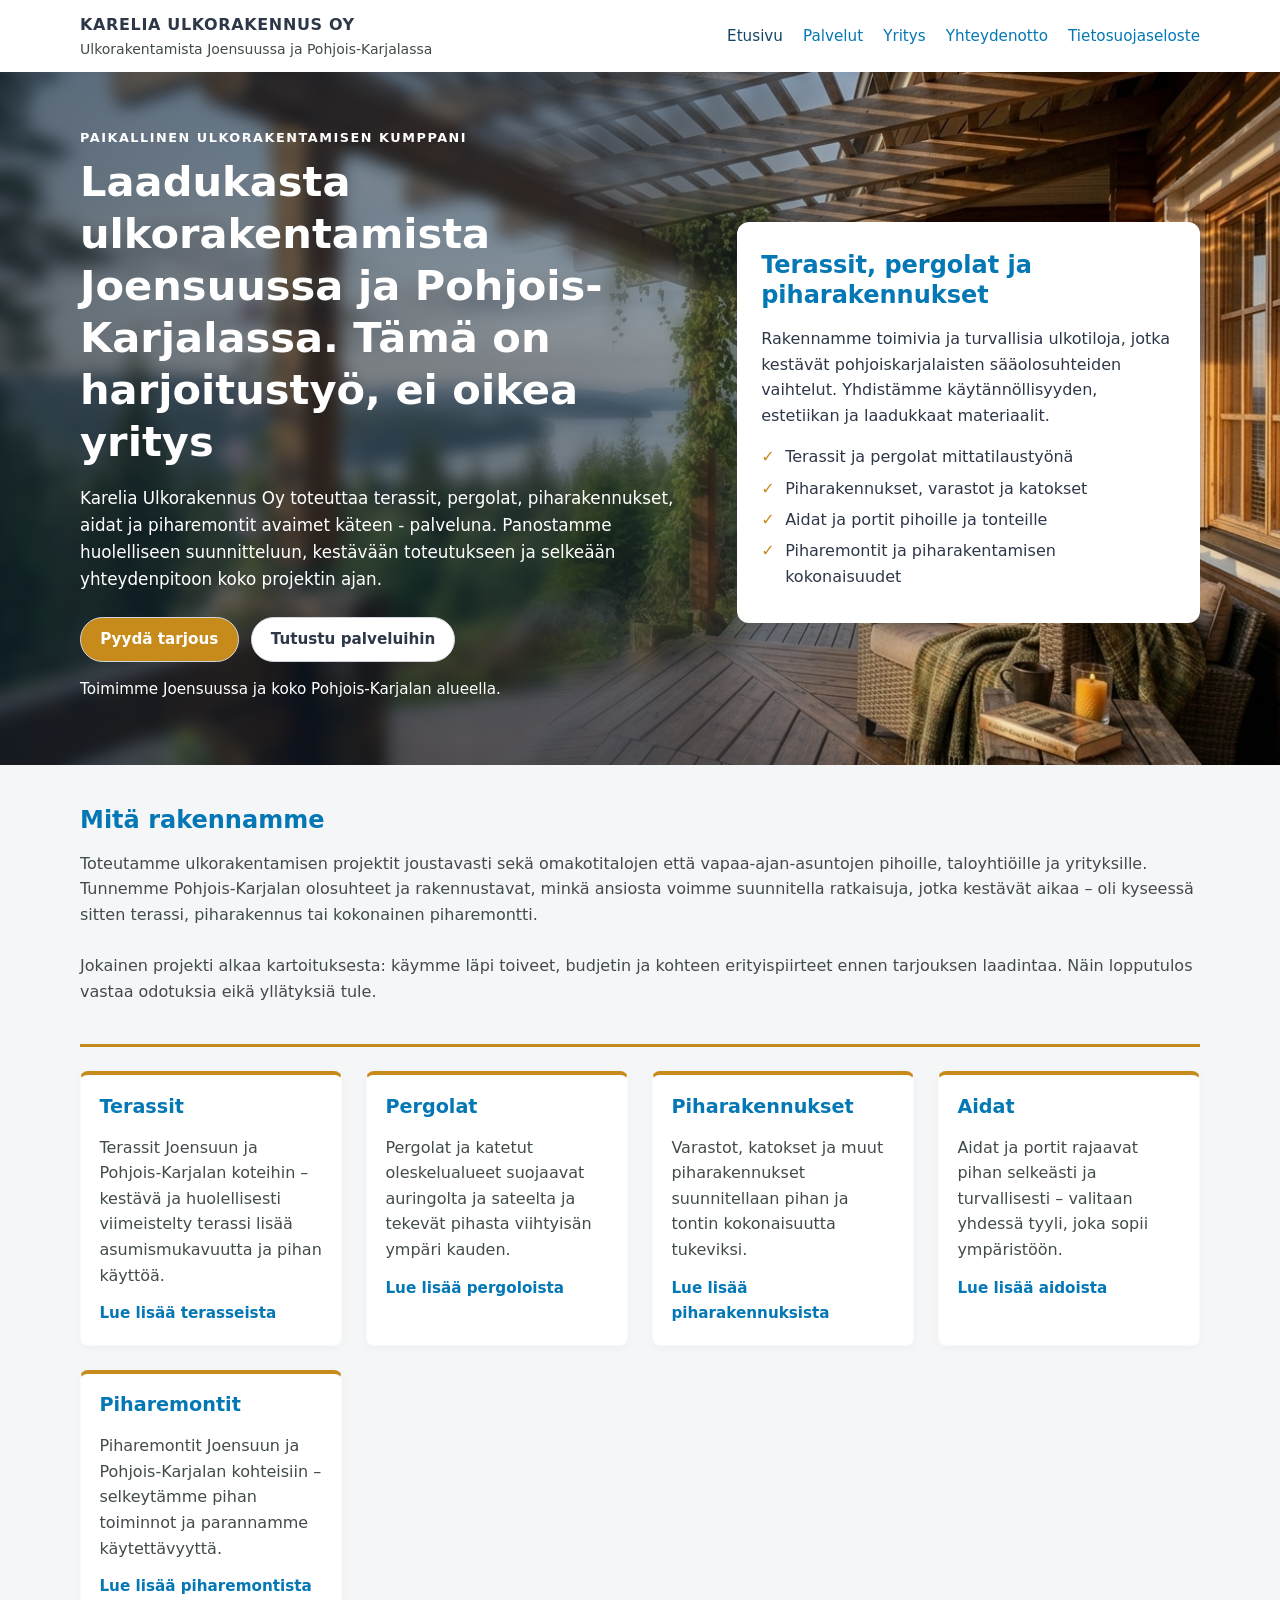
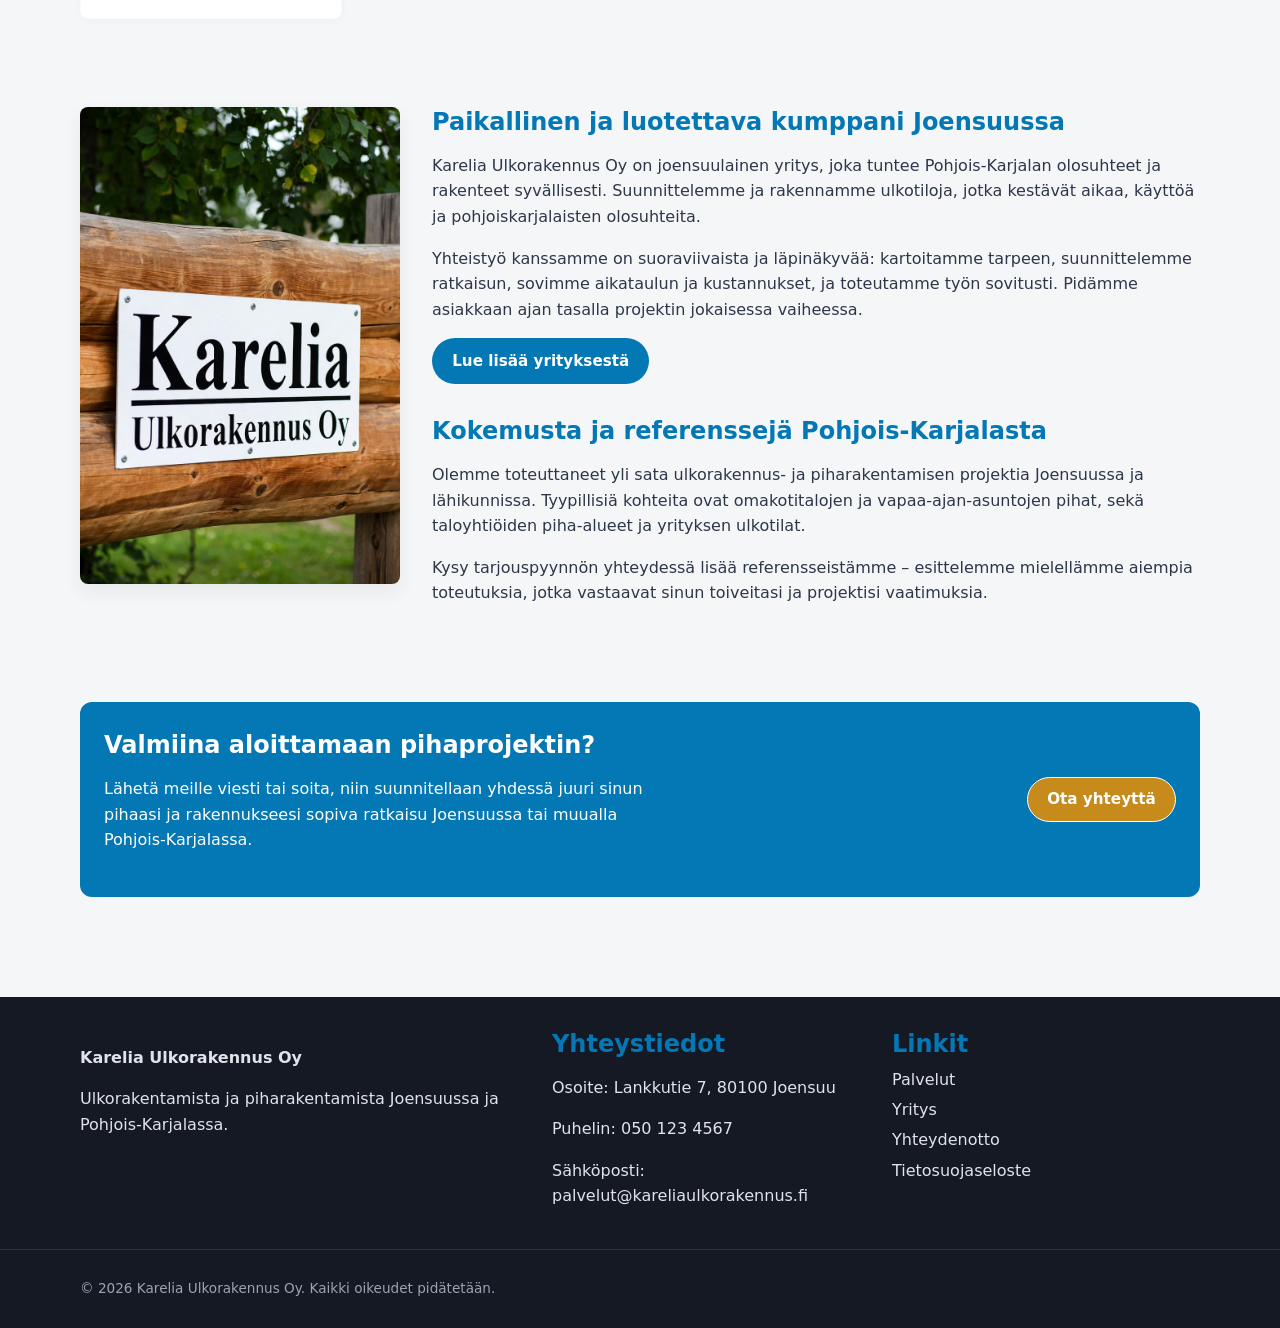
<file: index.html>
<!DOCTYPE html>
<html lang="fi">
<head>
    <meta charset="UTF-8">
    <meta name="viewport" content="width=device-width, initial-scale=1.0">
    <title>Ulkorakentaminen Joensuussa ja Pohjois-Karjalassa | Karelia Ulkorakennus Oy</title>
    <meta name="description" content="Karelia Ulkorakennus Oy tarjoaa laadukasta ulkorakentamista ja piharakentamista Joensuussa ja ympäri Pohjois-Karjalaa. Terassit, pergolat, piharakennukset, aidat ja piharemontit avaimet käteen -palveluna.">
    <meta name="robots" content="index, follow">
    <meta property="og:title" content="Ulkorakentaminen Joensuussa ja Pohjois-Karjalassa | Karelia Ulkorakennus Oy">
    <meta property="og:description" content="Paikallinen ulkorakentamisen kumppani Joensuussa ja Pohjois-Karjalassa. Terassit, pergolat, piharakennukset, aidat ja piharemontit.">
    <meta property="og:type" content="website">
    <meta property="og:locale" content="fi_FI">
    <link rel="stylesheet" href="styles.css">
    <script type="application/ld+json">
    {
      "@context": "https://schema.org",
      "@type": "LocalBusiness",
      "name": "Karelia Ulkorakennus Oy",
      "description": "Ulkorakentamisen ja piharakentamisen asiantuntija Joensuussa ja Pohjois-Karjalassa.",
      "address": {
        "@type": "PostalAddress",
        "streetAddress": "Lankkutie 7",
        "postalCode": "80100",
        "addressLocality": "Joensuu",
        "addressRegion": "Pohjois-Karjala",
        "addressCountry": "FI"
      },
      "areaServed": [
        {
          "@type": "AdministrativeArea",
          "name": "Joensuu"
        },
        {
          "@type": "AdministrativeArea",
          "name": "Pohjois-Karjala"
        }
      ],
      "url": "",
      "telephone": "+358 40 123 4567",
      "email": "palvelut@kareliaulkorakennus.fi"
    }
    </script>
</head>
<body>
    <a class="skip-link" href="#main-content">Siirry suoraan sisältöön</a>

    <header class="site-header">
        <div class="container header-inner">
            <div class="logo">
                <span class="logo-main">Karelia Ulkorakennus Oy</span>
                <span class="logo-sub">Ulkorakentamista Joensuussa ja Pohjois-Karjalassa</span>
            </div>
            <button class="nav-toggle" aria-expanded="false" aria-controls="main-nav" aria-label="Avaa valikko">
                <span></span><span></span><span></span>
            </button>
            <nav class="main-nav" aria-label="Päävalikko">
                <ul class="nav-list">
                    <li><a href="index.html" aria-current="page">Etusivu</a></li>
                    <li class="nav-dropdown">
                        <a href="pages/palvelut.html">Palvelut</a>
                        <ul class="dropdown-menu">
                            <li><a href="pages/palvelut/terassit.html">Terassit</a></li>
                            <li><a href="pages/palvelut/pergolat.html">Pergolat</a></li>
                            <li><a href="pages/palvelut/piharakennukset.html">Piharakennukset</a></li>
                            <li><a href="pages/palvelut/aidat.html">Aidat</a></li>
                            <li><a href="pages/palvelut/piharemontit.html">Piharemontit</a></li>
                        </ul>
                    </li>
                    <li><a href="pages/yritys.html">Yritys</a></li>
                    <li><a href="pages/yhteydenotto.html">Yhteydenotto</a></li>
                    <li><a href="pages/tietosuojaseloste.html">Tietosuojaseloste</a></li>
                </ul>
            </nav>
        </div>
    </header>

    <main id="main-content">
        <section class="hero">
            <div class="container hero-inner">
                <div class="hero-text">
                    <p class="eyebrow">Paikallinen ulkorakentamisen kumppani</p>
                    <h1>Laadukasta ulkorakentamista Joensuussa ja Pohjois-Karjalassa. Tämä on harjoitustyö, ei oikea yritys</h1>
                    <p class="lead">
                        Karelia Ulkorakennus Oy toteuttaa terassit, pergolat, piharakennukset, aidat ja piharemontit
                        avaimet käteen - palveluna. Panostamme huolelliseen suunnitteluun, kestävään toteutukseen ja
                        selkeään yhteydenpitoon koko projektin ajan.
                    </p>
                    <div class="hero-actions">
                        <a class="btn btn-primary" href="pages/yhteydenotto.html">Pyydä tarjous</a>
                        <a class="btn btn-secondary" href="pages/palvelut.html">Tutustu palveluihin</a>
                    </div>
                    <p class="hero-service-areas">
                        Toimimme Joensuussa ja koko Pohjois-Karjalan alueella.
                    </p>
                </div>
                <div class="hero-highlight">
                    <h2>Terassit, pergolat ja piharakennukset</h2>
                    <p>
                        Rakennamme toimivia ja turvallisia ulkotiloja, jotka kestävät pohjoiskarjalaisten sääolosuhteiden
                        vaihtelut. Yhdistämme käytännöllisyyden, estetiikan ja laadukkaat materiaalit.
                    </p>
                    <ul class="checklist">
                        <li>Terassit ja pergolat mittatilaustyönä</li>
                        <li>Piharakennukset, varastot ja katokset</li>
                        <li>Aidat ja portit pihoille ja tonteille</li>
                        <li>Piharemontit ja piharakentamisen kokonaisuudet</li>
                    </ul>
                </div>
            </div>
        </section>

        <section class="services-preview">
            <div class="container">
                <header class="section-header">
                    <h2>Mitä rakennamme</h2>
                    <p>
                        Toteutamme ulkorakentamisen projektit joustavasti sekä omakotitalojen että vapaa-ajan-asuntojen pihoille, taloyhtiöille ja yrityksille.
                        Tunnemme Pohjois-Karjalan olosuhteet ja rakennustavat, minkä ansiosta voimme suunnitella ratkaisuja, jotka kestävät aikaa – oli kyseessä sitten terassi, piharakennus tai kokonainen piharemontti.
                        <br>
                        <br>
                        Jokainen projekti alkaa kartoituksesta: käymme läpi toiveet, budjetin ja kohteen erityispiirteet ennen tarjouksen laadintaa.
                        Näin lopputulos vastaa odotuksia eikä yllätyksiä tule.
                    </p>
                </header>
                <div class="card-grid">
                    <article class="card">
                        <h3><a href="pages/palvelut/terassit.html">Terassit</a></h3>
                        <p>
                            Terassit Joensuun ja Pohjois-Karjalan koteihin – kestävä ja huolellisesti viimeistelty
                            terassi lisää asumismukavuutta ja pihan käyttöä.
                        </p>
                        <a class="card-link" href="pages/palvelut/terassit.html">Lue lisää terasseista</a>
                    </article>
                    <article class="card">
                        <h3><a href="pages/palvelut/pergolat.html">Pergolat</a></h3>
                        <p>
                            Pergolat ja katetut oleskelualueet suojaavat auringolta ja sateelta ja tekevät pihasta
                            viihtyisän ympäri kauden.
                        </p>
                        <a class="card-link" href="pages/palvelut/pergolat.html">Lue lisää pergoloista</a>
                    </article>
                    <article class="card">
                        <h3><a href="pages/palvelut/piharakennukset.html">Piharakennukset</a></h3>
                        <p>
                            Varastot, katokset ja muut piharakennukset suunnitellaan pihan ja tontin kokonaisuutta
                            tukeviksi.
                        </p>
                        <a class="card-link" href="pages/palvelut/piharakennukset.html">Lue lisää piharakennuksista</a>
                    </article>
                    <article class="card">
                        <h3><a href="pages/palvelut/aidat.html">Aidat</a></h3>
                        <p>
                            Aidat ja portit rajaavat pihan selkeästi ja turvallisesti – valitaan yhdessä tyyli, joka
                            sopii ympäristöön.
                        </p>
                        <a class="card-link" href="pages/palvelut/aidat.html">Lue lisää aidoista</a>
                    </article>
                    <article class="card">
                        <h3><a href="pages/palvelut/piharemontit.html">Piharemontit</a></h3>
                        <p>
                            Piharemontit Joensuun ja Pohjois-Karjalan kohteisiin – selkeytämme pihan toiminnot ja
                            parannamme käytettävyyttä.
                        </p>
                        <a class="card-link" href="pages/palvelut/piharemontit.html">Lue lisää piharemontista</a>
                    </article>
                </div>
            </div>
        </section>

        <section class="about-preview">
            <div class="container page-content-narrow">
                <div class="content-with-sidebar">
                    <div class="sidebar">
                        <img src="images/yritys-kyltti.webp" alt="Karelia Ulkorakennus Oy:n toimistokyltti Joensuussa">
                    </div>
                    <div class="main-column">
                        <article>
                            <h2>Paikallinen ja luotettava kumppani Joensuussa</h2>
                            <p>
                                Karelia Ulkorakennus Oy on joensuulainen yritys, joka tuntee Pohjois-Karjalan olosuhteet ja
                                rakenteet syvällisesti. Suunnittelemme ja rakennamme ulkotiloja, jotka kestävät aikaa, käyttöä
                                ja pohjoiskarjalaisten olosuhteita.
                            </p>
                            <p>
                                Yhteistyö kanssamme on suoraviivaista ja läpinäkyvää: kartoitamme tarpeen, suunnittelemme ratkaisun,
                                sovimme aikataulun ja kustannukset, ja toteutamme työn sovitusti. Pidämme asiakkaan ajan tasalla
                                projektin jokaisessa vaiheessa.
                            </p>
                            <a class="btn btn-ghost" href="pages/yritys.html">Lue lisää yrityksestä</a>
                        </article>
                        <article>
                            <h2>Kokemusta ja referenssejä Pohjois-Karjalasta</h2>
                            <p>
                                Olemme toteuttaneet yli sata ulkorakennus- ja piharakentamisen projektia Joensuussa ja
                                lähikunnissa. Tyypillisiä kohteita ovat omakotitalojen ja vapaa-ajan-asuntojen pihat, sekä
                                taloyhtiöiden piha-alueet ja yrityksen ulkotilat.
                            </p>
                            <p>
                                Kysy tarjouspyynnön yhteydessä lisää referensseistämme – esittelemme mielellämme aiempia
                                toteutuksia, jotka vastaavat sinun toiveitasi ja projektisi vaatimuksia.
                            </p>
                        </article>
                    </div>
                </div>
            </div>
        </section>

        <section class="cta-section">
            <div class="container cta-inner">
                <div>
                    <h2>Valmiina aloittamaan pihaprojektin?</h2>
                    <p>
                        Lähetä meille viesti tai soita, niin suunnitellaan yhdessä juuri sinun pihaasi ja
                        rakennukseesi sopiva ratkaisu Joensuussa tai muualla Pohjois-Karjalassa.
                    </p>
                </div>
                <div class="cta-actions">
                    <a class="btn btn-primary" href="pages/yhteydenotto.html">Ota yhteyttä</a>
                </div>
            </div>
        </section>
    </main>

    <footer class="site-footer">
        <div class="container footer-inner">
            <div class="footer-company">
                <p class="footer-logo">Karelia Ulkorakennus Oy</p>
                <p>Ulkorakentamista ja piharakentamista Joensuussa ja Pohjois-Karjalassa.</p>
            </div>
            <div class="footer-contact">
                <h2>Yhteystiedot</h2>
                <p>Osoite: Lankkutie 7, 80100 Joensuu</p>
                <p>Puhelin: 050 123 4567</p>
                <p>Sähköposti: palvelut@kareliaulkorakennus.fi</p>
            </div>
            <div class="footer-links">
                <h2>Linkit</h2>
                <ul>
                    <li><a href="pages/palvelut.html">Palvelut</a></li>
                    <li><a href="pages/yritys.html">Yritys</a></li>
                    <li><a href="pages/yhteydenotto.html">Yhteydenotto</a></li>
                    <li><a href="pages/tietosuojaseloste.html">Tietosuojaseloste</a></li>
                </ul>
            </div>
        </div>
        <div class="footer-bottom">
            <div class="container">
                <p>&copy; <span id="year">2026</span> Karelia Ulkorakennus Oy. Kaikki oikeudet pidätetään.</p>
            </div>
        </div>
    </footer>
    <script>
        // Hampurilaisnappi
        const toggle = document.querySelector('.nav-toggle');
        const nav = document.querySelector('.main-nav');

        toggle.addEventListener('click', function () {
            const isOpen = nav.classList.toggle('is-open');
            toggle.setAttribute('aria-expanded', isOpen);
        });

        // Palvelut-alasvetovalikko mobiilissa
        const dropdownLinks = document.querySelectorAll('.nav-dropdown > a');

        dropdownLinks.forEach(function (link) {
            link.addEventListener('click', function (e) {
                if (window.innerWidth <= 768) {
                    e.preventDefault();
                    link.parentElement.classList.toggle('is-open');
                }
            });
        });

        // Sulje valikko navin ulkopuolelta klikatessa
        document.addEventListener('click', function (e) {
            if (!nav.contains(e.target) && !toggle.contains(e.target)) {
                nav.classList.remove('is-open');
                toggle.setAttribute('aria-expanded', 'false');
            }
        });
    </script>
</body>
</html>
</file>
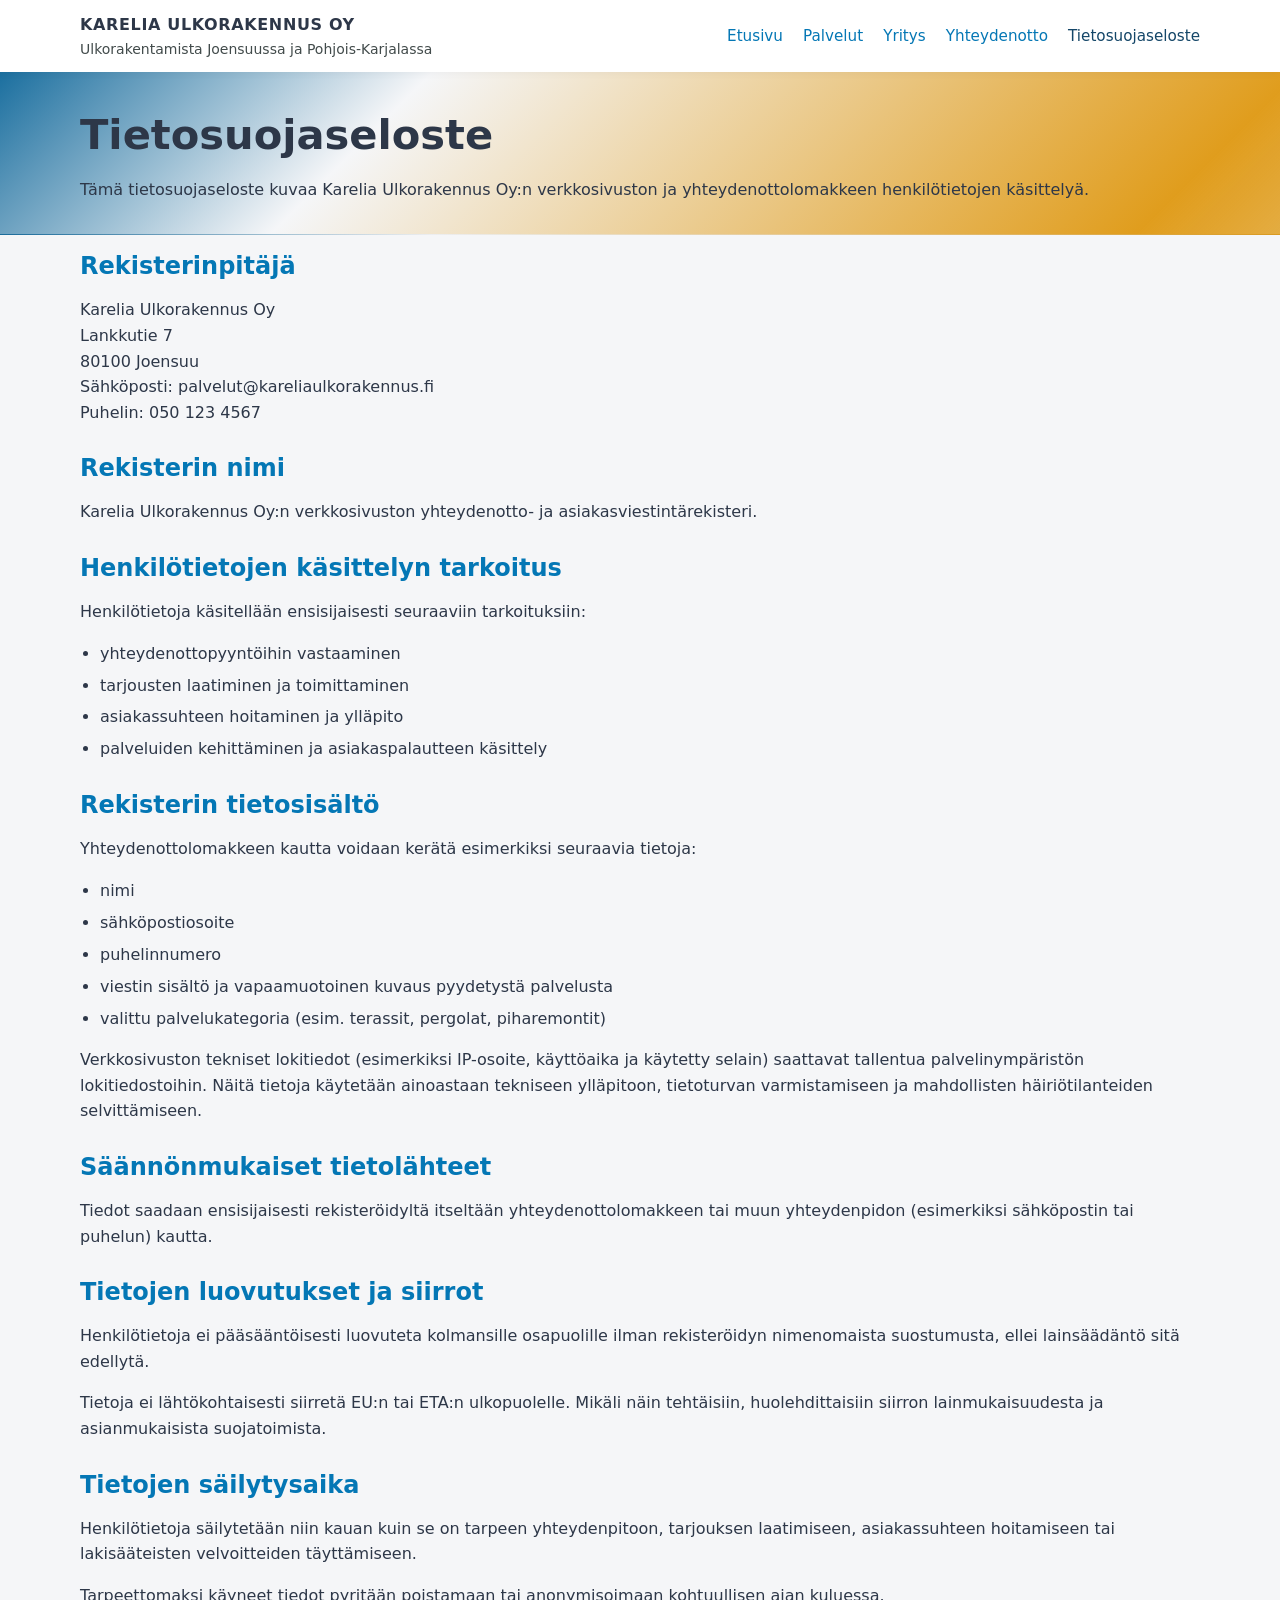
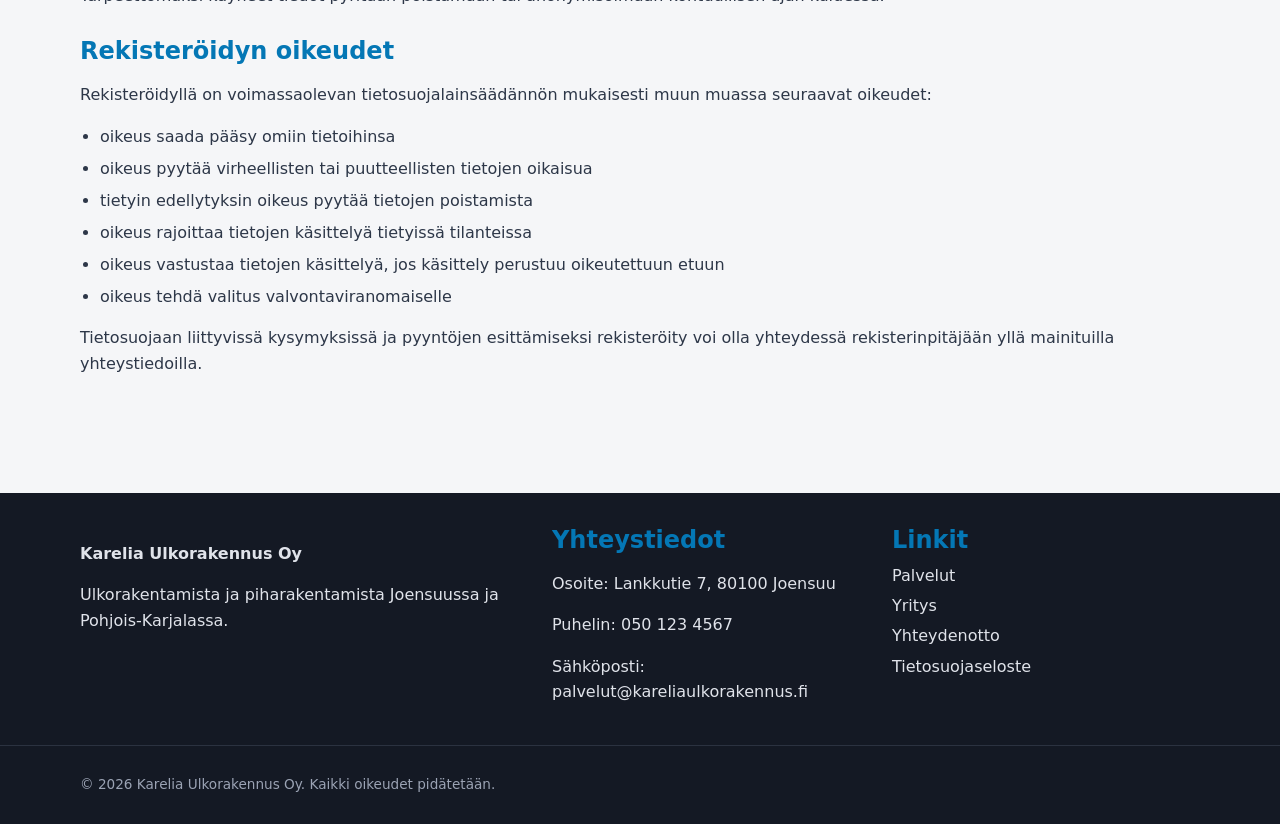
<file: pages/tietosuojaseloste.html>
<!DOCTYPE html>
<html lang="fi">
<head>
    <meta charset="UTF-8">
    <meta name="viewport" content="width=device-width, initial-scale=1.0">
    <title>Tietosuojaseloste | Karelia Ulkorakennus Oy</title>
    <meta name="description" content="Tietosuojaseloste Karelia Ulkorakennus Oy:n verkkosivustolle ja yhteydenottolomakkeelle. Kuvaus siitä, miten henkilötietoja käsitellään ja suojataan.">
    <meta name="robots" content="noindex, follow">
    <link rel="stylesheet" href="../styles.css">
</head>
<body>
    <a class="skip-link" href="#main-content">Siirry suoraan sisältöön</a>

    <header class="site-header">
        <div class="container header-inner">
            <div class="logo">
                <span class="logo-main">Karelia Ulkorakennus Oy</span>
                <span class="logo-sub">Ulkorakentamista Joensuussa ja Pohjois-Karjalassa</span>
            </div>
            <button class="nav-toggle" aria-expanded="false" aria-controls="main-nav" aria-label="Avaa valikko">
                <span></span><span></span><span></span>
            </button>
            <nav class="main-nav" aria-label="Päävalikko">
                <ul class="nav-list">
                    <li><a href="../index.html">Etusivu</a></li>
                    <li class="nav-dropdown">
                        <a href="palvelut.html">Palvelut</a>
                        <ul class="dropdown-menu">
                            <li><a href="palvelut/terassit.html">Terassit</a></li>
                            <li><a href="palvelut/pergolat.html">Pergolat</a></li>
                            <li><a href="palvelut/piharakennukset.html">Piharakennukset</a></li>
                            <li><a href="palvelut/aidat.html">Aidat</a></li>
                            <li><a href="palvelut/piharemontit.html">Piharemontit</a></li>
                        </ul>
                    </li>
                    <li><a href="yritys.html">Yritys</a></li>
                    <li><a href="yhteydenotto.html">Yhteydenotto</a></li>
                    <li><a href="tietosuojaseloste.html" aria-current="page">Tietosuojaseloste</a></li>
                </ul>
            </nav>
        </div>
    </header>

    <main id="main-content">
        <section class="page-header">
            <div class="container">
                <h1>Tietosuojaseloste</h1>
                <p>
                    Tämä tietosuojaseloste kuvaa Karelia Ulkorakennus Oy:n verkkosivuston ja
                    yhteydenottolomakkeen henkilötietojen käsittelyä.
                </p>
            </div>
        </section>

        <section class="page-content">
            <div class="container page-content-narrow">
                <article class="service-section">
                    <h2>Rekisterinpitäjä</h2>
                    <p>
                        Karelia Ulkorakennus Oy<br>
                        Lankkutie 7<br>
                        80100 Joensuu<br>
                        Sähköposti: palvelut@kareliaulkorakennus.fi<br>
                        Puhelin: 050 123 4567
                    </p>
                </article>

                <article class="service-section">
                    <h2>Rekisterin nimi</h2>
                    <p>
                        Karelia Ulkorakennus Oy:n verkkosivuston yhteydenotto- ja asiakasviestintärekisteri.
                    </p>
                </article>

                <article class="service-section">
                    <h2>Henkilötietojen käsittelyn tarkoitus</h2>
                    <p>
                        Henkilötietoja käsitellään ensisijaisesti seuraaviin tarkoituksiin:
                    </p>
                    <ul class="policy-list">
                        <li>yhteydenottopyyntöihin vastaaminen</li>
                        <li>tarjousten laatiminen ja toimittaminen</li>
                        <li>asiakassuhteen hoitaminen ja ylläpito</li>
                        <li>palveluiden kehittäminen ja asiakaspalautteen käsittely</li>
                    </ul>
                </article>

                <article class="service-section">
                    <h2>Rekisterin tietosisältö</h2>
                    <p>
                        Yhteydenottolomakkeen kautta voidaan kerätä esimerkiksi seuraavia tietoja:
                    </p>
                    <ul class="policy-list">
                        <li>nimi</li>
                        <li>sähköpostiosoite</li>
                        <li>puhelinnumero</li>
                        <li>viestin sisältö ja vapaamuotoinen kuvaus pyydetystä palvelusta</li>
                        <li>valittu palvelukategoria (esim. terassit, pergolat, piharemontit)</li>
                    </ul>
                    <p>
                        Verkkosivuston tekniset lokitiedot (esimerkiksi IP-osoite, käyttöaika ja käytetty selain)
                        saattavat tallentua palvelinympäristön lokitiedostoihin. Näitä tietoja käytetään ainoastaan
                        tekniseen ylläpitoon, tietoturvan varmistamiseen ja mahdollisten häiriötilanteiden selvittämiseen.
                    </p>
                </article>

                <article class="service-section">
                    <h2>Säännönmukaiset tietolähteet</h2>
                    <p>
                        Tiedot saadaan ensisijaisesti rekisteröidyltä itseltään yhteydenottolomakkeen tai muun
                        yhteydenpidon (esimerkiksi sähköpostin tai puhelun) kautta.
                    </p>
                </article>

                <article class="service-section">
                    <h2>Tietojen luovutukset ja siirrot</h2>
                    <p>
                        Henkilötietoja ei pääsääntöisesti luovuteta kolmansille osapuolille ilman rekisteröidyn
                        nimenomaista suostumusta, ellei lainsäädäntö sitä edellytä.
                    </p>
                    <p>
                        Tietoja ei lähtökohtaisesti siirretä EU:n tai ETA:n ulkopuolelle. Mikäli näin tehtäisiin,
                        huolehdittaisiin siirron lainmukaisuudesta ja asianmukaisista suojatoimista.
                    </p>
                </article>

                <article class="service-section">
                    <h2>Tietojen säilytysaika</h2>
                    <p>
                        Henkilötietoja säilytetään niin kauan kuin se on tarpeen yhteydenpitoon, tarjouksen
                        laatimiseen, asiakassuhteen hoitamiseen tai lakisääteisten velvoitteiden täyttämiseen.
                    </p>
                    <p>
                        Tarpeettomaksi käyneet tiedot pyritään poistamaan tai anonymisoimaan kohtuullisen ajan kuluessa.
                    </p>
                </article>

                <article class="service-section">
                    <h2>Rekisteröidyn oikeudet</h2>
                    <p>
                        Rekisteröidyllä on voimassaolevan tietosuojalainsäädännön mukaisesti muun muassa seuraavat oikeudet:
                    </p>
                    <ul class="policy-list">
                        <li>oikeus saada pääsy omiin tietoihinsa</li>
                        <li>oikeus pyytää virheellisten tai puutteellisten tietojen oikaisua</li>
                        <li>tietyin edellytyksin oikeus pyytää tietojen poistamista</li>
                        <li>oikeus rajoittaa tietojen käsittelyä tietyissä tilanteissa</li>
                        <li>oikeus vastustaa tietojen käsittelyä, jos käsittely perustuu oikeutettuun etuun</li>
                        <li>oikeus tehdä valitus valvontaviranomaiselle</li>
                    </ul>
                    <p>
                        Tietosuojaan liittyvissä kysymyksissä ja pyyntöjen esittämiseksi rekisteröity voi olla
                        yhteydessä rekisterinpitäjään yllä mainituilla yhteystiedoilla.
                    </p>
                </article>
            </div>
        </section>
    </main>

    <footer class="site-footer">
        <div class="container footer-inner">
            <div class="footer-company">
                <p class="footer-logo">Karelia Ulkorakennus Oy</p>
                <p>Ulkorakentamista ja piharakentamista Joensuussa ja Pohjois-Karjalassa.</p>
            </div>
            <div class="footer-contact">
                <h2>Yhteystiedot</h2>
                <p>Osoite: Lankkutie 7, 80100 Joensuu</p>
                <p>Puhelin: 050 123 4567</p>
                <p>Sähköposti: palvelut@kareliaulkorakennus.fi</p>
            </div>
            <div class="footer-links">
                <h2>Linkit</h2>
                <ul>
                    <li><a href="palvelut.html">Palvelut</a></li>
                    <li><a href="yritys.html">Yritys</a></li>
                    <li><a href="yhteydenotto.html">Yhteydenotto</a></li>
                    <li><a href="tietosuojaseloste.html">Tietosuojaseloste</a></li>
                </ul>
            </div>
        </div>
        <div class="footer-bottom">
            <div class="container">
                <p>&copy; <span id="year">2026</span> Karelia Ulkorakennus Oy. Kaikki oikeudet pidätetään.</p>
            </div>
        </div>
    </footer>
    <script>
        // Hampurilaisnappi
        const toggle = document.querySelector('.nav-toggle');
        const nav = document.querySelector('.main-nav');

        toggle.addEventListener('click', function () {
            const isOpen = nav.classList.toggle('is-open');
            toggle.setAttribute('aria-expanded', isOpen);
        });

        // Palvelut-alasvetovalikko mobiilissa
        const dropdownLinks = document.querySelectorAll('.nav-dropdown > a');

        dropdownLinks.forEach(function (link) {
            link.addEventListener('click', function (e) {
                if (window.innerWidth <= 768) {
                    e.preventDefault();
                    link.parentElement.classList.toggle('is-open');
                }
            });
        });

        // Sulje valikko navin ulkopuolelta klikatessa
        document.addEventListener('click', function (e) {
            if (!nav.contains(e.target) && !toggle.contains(e.target)) {
                nav.classList.remove('is-open');
                toggle.setAttribute('aria-expanded', 'false');
            }
        });
    </script>
</body>
</html>
</file>
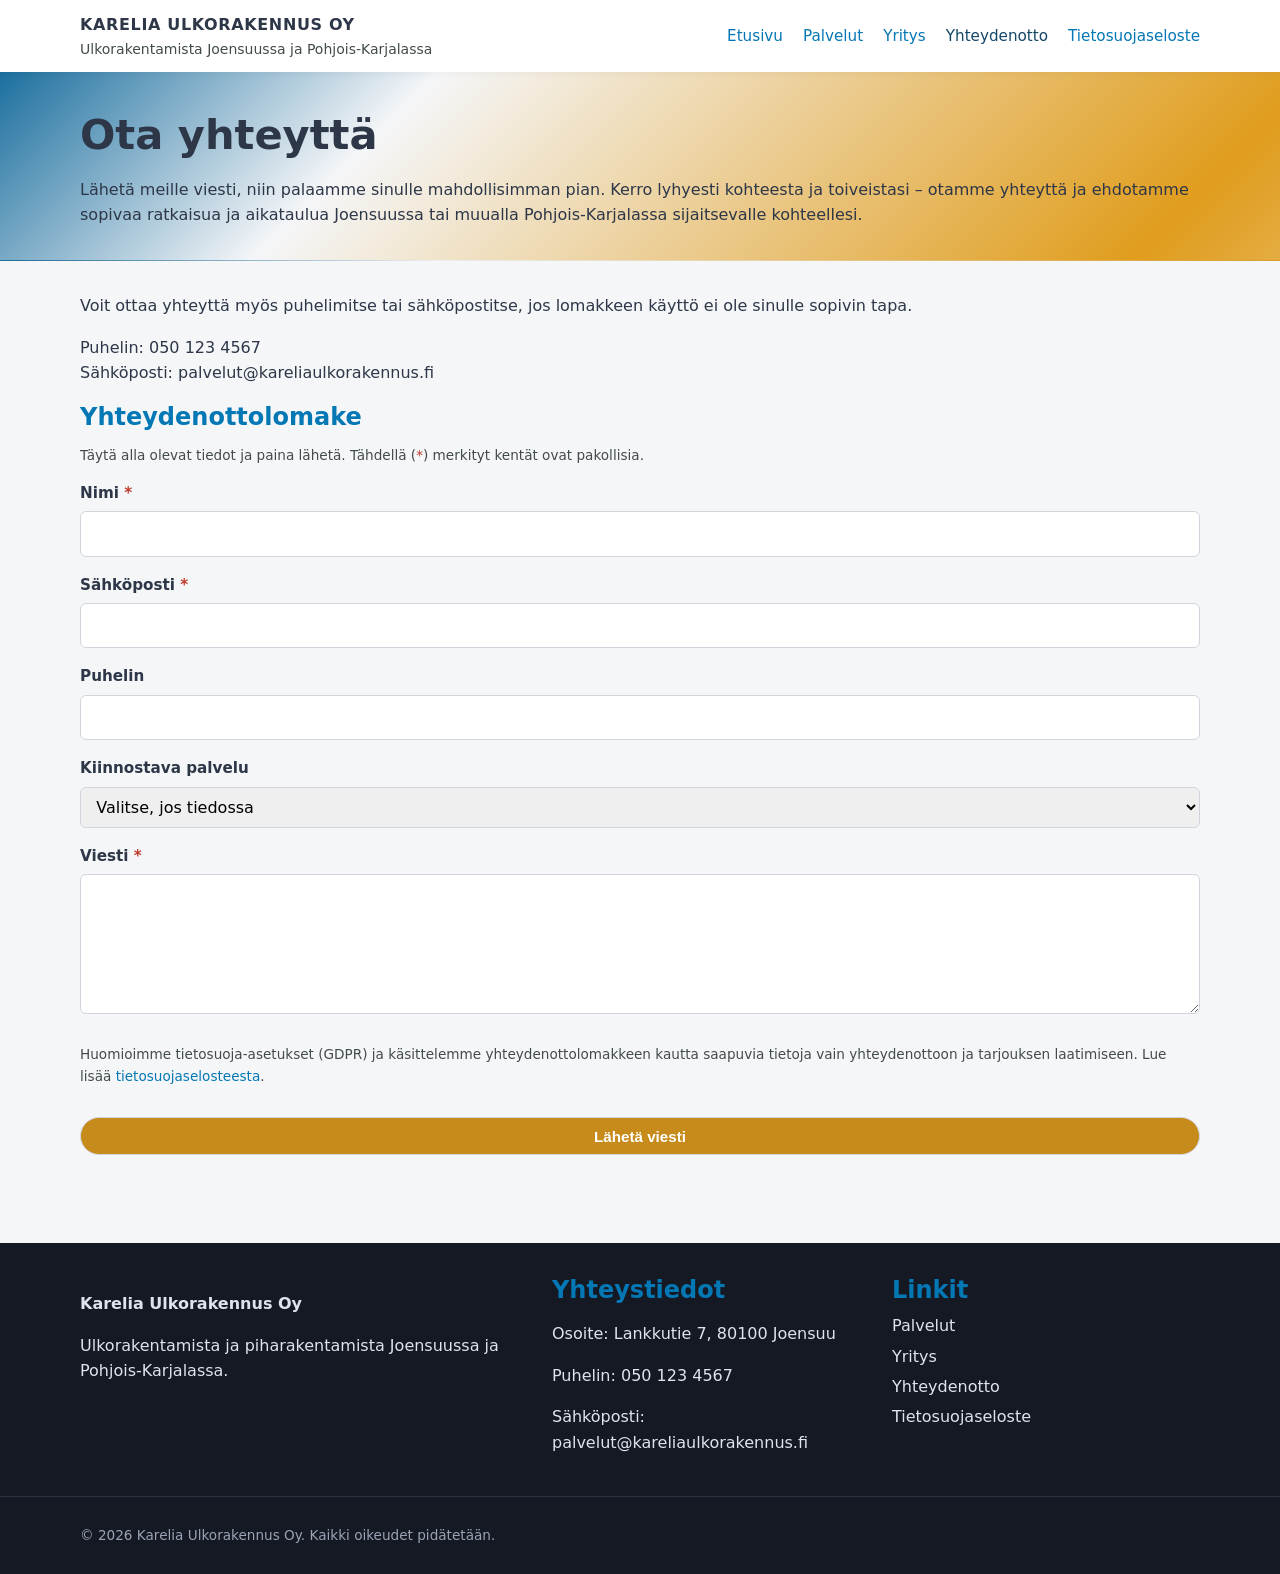
<file: pages/yhteydenotto.html>
<!DOCTYPE html>
<html lang="fi">
<head>
    <meta charset="UTF-8">
    <meta name="viewport" content="width=device-width, initial-scale=1.0">
    <title>Pyydä tarjous ulkorakentamisesta | Karelia Ulkorakennus Oy</title>
    <meta name="description" content="Lähetä yhteydenottopyyntö tai pyydä tarjous – palaamme sinulle nopeasti. Toteutamme terassit, pergolat, piharakennukset, aidat ja piharemontit.">
    <meta name="robots" content="index, follow">
    <link rel="stylesheet" href="../styles.css">
    <script type="application/ld+json">
    {
    "@context": "https://schema.org",
    "@type": "ContactPage",
    "name": "Yhteydenotto",
    "url": "",
    "mainEntity": {
        "@type": "LocalBusiness",
        "name": "Karelia Ulkorakennus Oy",
        "telephone": "+358501234567",
        "email": "palvelut@kareliaulkorakennus.fi",
        "address": {
        "@type": "PostalAddress",
        "streetAddress": "Lankkutie 7",
        "addressLocality": "Joensuu",
        "postalCode": "80100",
        "addressCountry": "FI"
        }
    }
    }
    </script>
</head>
<body>
    <a class="skip-link" href="#main-content">Siirry suoraan sisältöön</a>

    <header class="site-header">
        <div class="container header-inner">
            <div class="logo">
                <span class="logo-main">Karelia Ulkorakennus Oy</span>
                <span class="logo-sub">Ulkorakentamista Joensuussa ja Pohjois-Karjalassa</span>
            </div>
            <button class="nav-toggle" aria-expanded="false" aria-controls="main-nav" aria-label="Avaa valikko">
                <span></span><span></span><span></span>
            </button>
            <nav class="main-nav" aria-label="Päävalikko">
                <ul class="nav-list">
                    <li><a href="../index.html">Etusivu</a></li>
                    <li class="nav-dropdown">
                        <a href="palvelut.html">Palvelut</a>
                        <ul class="dropdown-menu">
                            <li><a href="palvelut/terassit.html">Terassit</a></li>
                            <li><a href="palvelut/pergolat.html">Pergolat</a></li>
                            <li><a href="palvelut/piharakennukset.html">Piharakennukset</a></li>
                            <li><a href="palvelut/aidat.html">Aidat</a></li>
                            <li><a href="palvelut/piharemontit.html">Piharemontit</a></li>
                        </ul>
                    </li>
                    <li><a href="yritys.html">Yritys</a></li>
                    <li><a href="yhteydenotto.html" aria-current="page">Yhteydenotto</a></li>
                    <li><a href="tietosuojaseloste.html">Tietosuojaseloste</a></li>
                </ul>
            </nav>
        </div>
    </header>

    <main id="main-content">
        <section class="page-header">
            <div class="container">
                <h1>Ota yhteyttä</h1>
                <p>
                    Lähetä meille viesti, niin palaamme sinulle mahdollisimman pian. Kerro lyhyesti kohteesta
                    ja toiveistasi – otamme yhteyttä ja ehdotamme sopivaa ratkaisua ja aikataulua
                    Joensuussa tai muualla Pohjois-Karjalassa sijaitsevalle kohteellesi.
                </p>
            </div>
        </section>

        <section class="page-content">
            <div class="container page-content-narrow">
                <p>
                    Voit ottaa yhteyttä myös puhelimitse tai sähköpostitse, jos lomakkeen käyttö ei ole sinulle
                    sopivin tapa.
                </p>
                <p>
                    Puhelin: 050 123 4567<br>
                    Sähköposti: palvelut@kareliaulkorakennus.fi
                </p>

                <h2>Yhteydenottolomake</h2>
                <p class="form-help">
                    Täytä alla olevat tiedot ja paina lähetä. Tähdellä (<span class="required">*</span>) merkityt kentät ovat pakollisia.
                </p>

                <form action="../contact-handler.php" method="post" novalidate>
                    <div class="form-row">
                        <label for="name">Nimi <span class="required">*</span></label>
                        <input type="text" id="name" name="name" required autocomplete="name">
                    </div>

                    <div class="form-row">
                        <label for="email">Sähköposti <span class="required">*</span></label>
                        <input type="email" id="email" name="email" required autocomplete="email">
                    </div>

                    <div class="form-row">
                        <label for="phone">Puhelin</label>
                        <input type="tel" id="phone" name="phone" autocomplete="tel">
                    </div>

                    <div class="form-row">
                        <label for="service">Kiinnostava palvelu</label>
                        <select id="service" name="service">
                            <option value="">Valitse, jos tiedossa</option>
                            <option value="terassit">Terassit</option>
                            <option value="pergolat">Pergolat</option>
                            <option value="piharakennukset">Piharakennukset</option>
                            <option value="aidat">Aidat</option>
                            <option value="piharemontit">Piharemontit</option>
                            <option value="muu">Muu ulkorakentaminen/piharemontti</option>
                        </select>
                    </div>

                    <div class="form-row">
                        <label for="message">Viesti <span class="required">*</span></label>
                        <textarea id="message" name="message" required></textarea>
                    </div>

                    <p class="form-help">
                        Huomioimme tietosuoja-asetukset (GDPR) ja käsittelemme yhteydenottolomakkeen kautta
                        saapuvia tietoja vain yhteydenottoon ja tarjouksen laatimiseen. Lue lisää
                        <a href="tietosuojaseloste.html">tietosuojaselosteesta</a>.
                    </p>

                    <button type="submit" class="btn btn-primary">Lähetä viesti</button>
                </form>
            </div>
        </section>
    </main>

    <footer class="site-footer">
        <div class="container footer-inner">
            <div class="footer-company">
                <p class="footer-logo">Karelia Ulkorakennus Oy</p>
                <p>Ulkorakentamista ja piharakentamista Joensuussa ja Pohjois-Karjalassa.</p>
            </div>
            <div class="footer-contact">
                <h2>Yhteystiedot</h2>
                <p>Osoite: Lankkutie 7, 80100 Joensuu</p>
                <p>Puhelin: 050 123 4567</p>
                <p>Sähköposti: palvelut@kareliaulkorakennus.fi</p>
            </div>
            <div class="footer-links">
                <h2>Linkit</h2>
                <ul>
                    <li><a href="palvelut.html">Palvelut</a></li>
                    <li><a href="yritys.html">Yritys</a></li>
                    <li><a href="yhteydenotto.html">Yhteydenotto</a></li>
                    <li><a href="tietosuojaseloste.html">Tietosuojaseloste</a></li>
                </ul>
            </div>
        </div>
        <div class="footer-bottom">
            <div class="container">
                <p>&copy; <span id="year">2026</span> Karelia Ulkorakennus Oy. Kaikki oikeudet pidätetään.</p>
            </div>
        </div>
    </footer>
    <script>
        // Hampurilaisnappi
        const toggle = document.querySelector('.nav-toggle');
        const nav = document.querySelector('.main-nav');

        toggle.addEventListener('click', function () {
            const isOpen = nav.classList.toggle('is-open');
            toggle.setAttribute('aria-expanded', isOpen);
        });

        // Palvelut-alasvetovalikko mobiilissa
        const dropdownLinks = document.querySelectorAll('.nav-dropdown > a');

        dropdownLinks.forEach(function (link) {
            link.addEventListener('click', function (e) {
                if (window.innerWidth <= 768) {
                    e.preventDefault();
                    link.parentElement.classList.toggle('is-open');
                }
            });
        });

        // Sulje valikko navin ulkopuolelta klikatessa
        document.addEventListener('click', function (e) {
            if (!nav.contains(e.target) && !toggle.contains(e.target)) {
                nav.classList.remove('is-open');
                toggle.setAttribute('aria-expanded', 'false');
            }
        });
    </script>
</body>
</html>
</file>
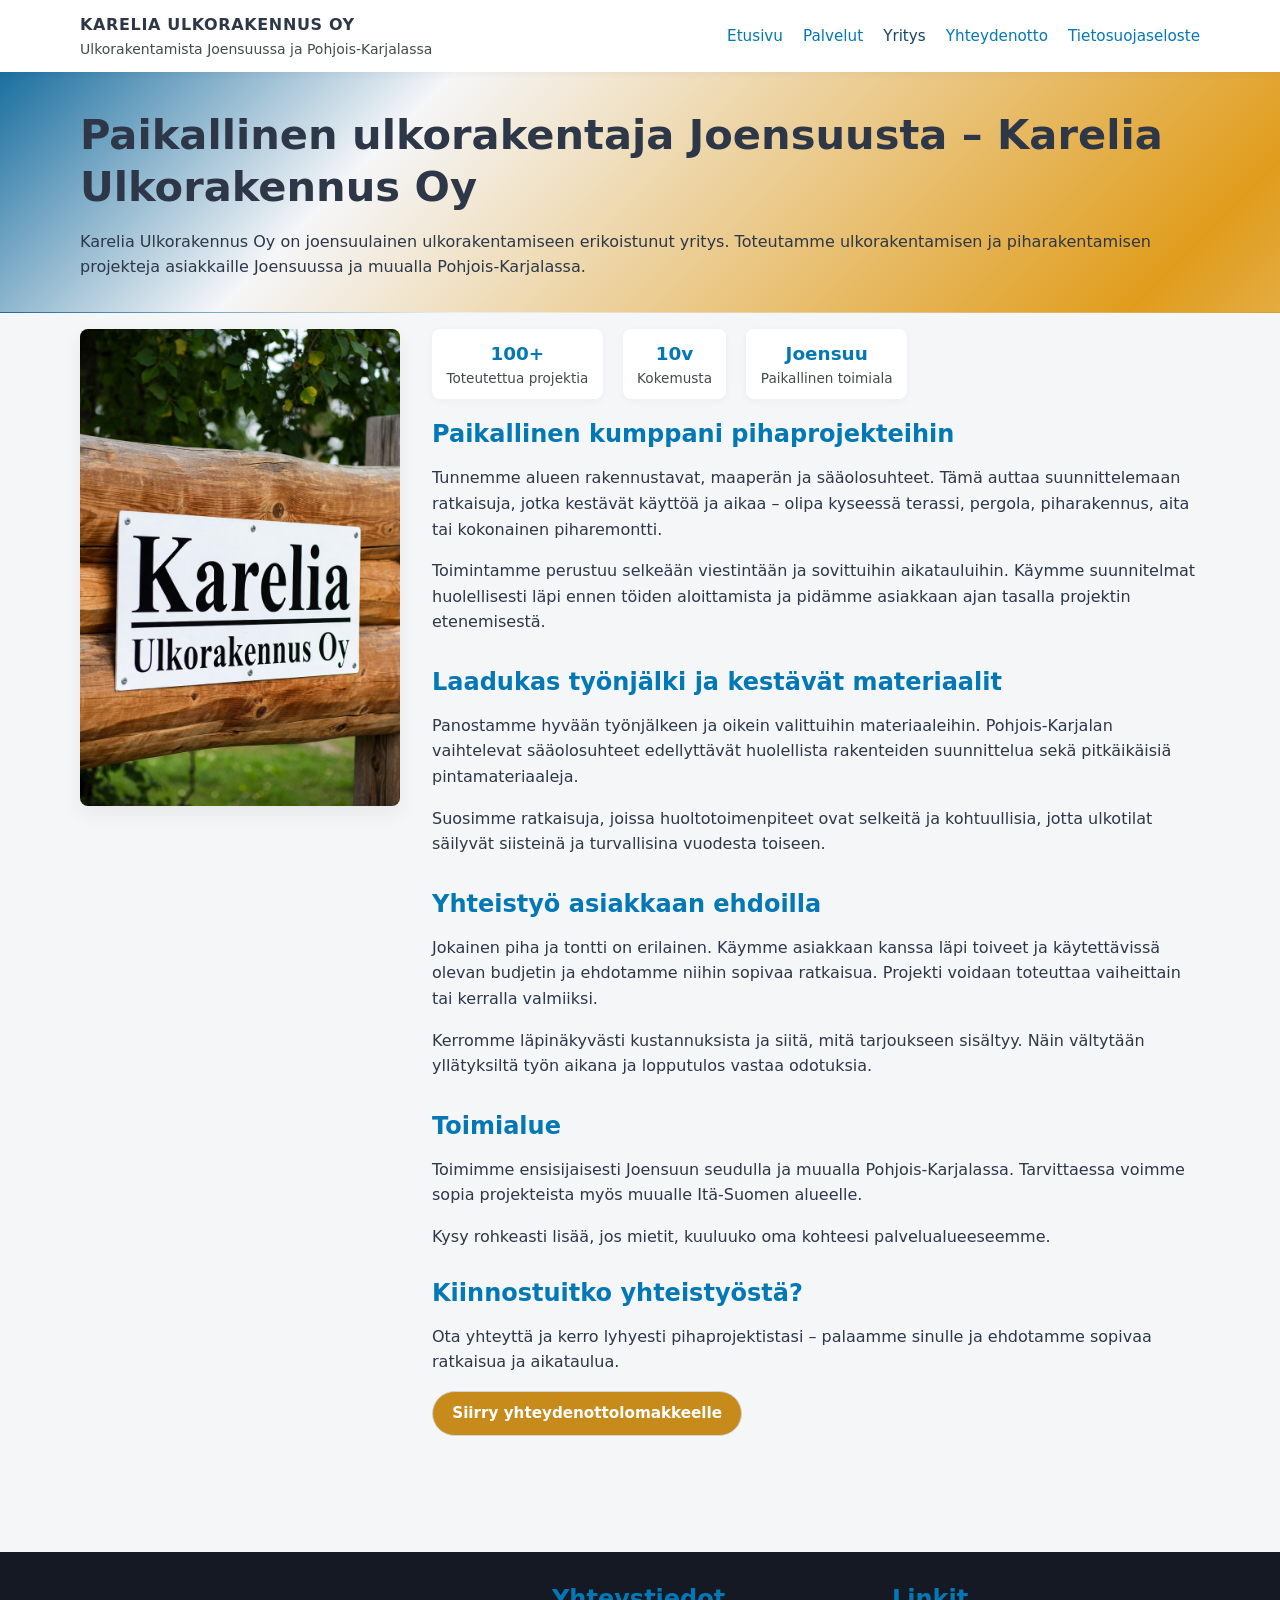
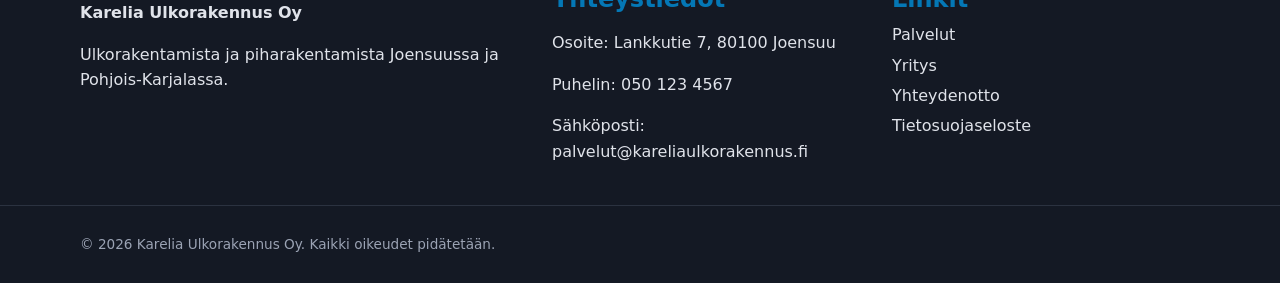
<file: pages/yritys.html>
<!DOCTYPE html>
<html lang="fi">
<head>
    <meta charset="UTF-8">
    <meta name="viewport" content="width=device-width, initial-scale=1.0">
    <title>Yritys | Karelia Ulkorakennus Oy Joensuu</title>
    <meta name="description" content="Karelia Ulkorakennus Oy on joensuulainen ulkorakentamisen ja piharakentamisen asiantuntija. Paikallinen kumppani terasseihin, pergoloihin, piharakennuksiin, aitoihin ja piharemontteihin Pohjois-Karjalassa.">
    <meta name="robots" content="index, follow">
    <link rel="stylesheet" href="../styles.css">
    <link rel="preload" as="image" href="../images/yritys-kyltti.webp">
    <script type="application/ld+json">
    {
    "@context": "https://schema.org",
    "@type": "AboutPage",
    "name": "Karelia Ulkorakennus Oy – Yritys",
    "url": "",
    "mainEntity": {
        "@type": "LocalBusiness",
        "name": "Karelia Ulkorakennus Oy",
        "address": {
        "@type": "PostalAddress",
        "streetAddress": "Lankkutie 7",
        "addressLocality": "Joensuu",
        "postalCode": "80100",
        "addressCountry": "FI"
        }
    }
    }
    </script>
</head>
<body>
    <a class="skip-link" href="#main-content">Siirry suoraan sisältöön</a>

    <header class="site-header">
        <div class="container header-inner">
            <div class="logo">
                <span class="logo-main">Karelia Ulkorakennus Oy</span>
                <span class="logo-sub">Ulkorakentamista Joensuussa ja Pohjois-Karjalassa</span>
            </div>
            <button class="nav-toggle" aria-expanded="false" aria-controls="main-nav" aria-label="Avaa valikko">
                <span></span><span></span><span></span>
            </button>
            <nav class="main-nav" aria-label="Päävalikko">
                <ul class="nav-list">
                    <li><a href="../index.html">Etusivu</a></li>
                    <li class="nav-dropdown">
                        <a href="palvelut.html">Palvelut</a>
                        <ul class="dropdown-menu">
                            <li><a href="palvelut/terassit.html">Terassit</a></li>
                            <li><a href="palvelut/pergolat.html">Pergolat</a></li>
                            <li><a href="palvelut/piharakennukset.html">Piharakennukset</a></li>
                            <li><a href="palvelut/aidat.html">Aidat</a></li>
                            <li><a href="palvelut/piharemontit.html">Piharemontit</a></li>
                        </ul>
                    </li>
                    <li><a href="yritys.html" aria-current="page">Yritys</a></li>
                    <li><a href="yhteydenotto.html">Yhteydenotto</a></li>
                    <li><a href="tietosuojaseloste.html">Tietosuojaseloste</a></li>
                </ul>
            </nav>
        </div>
    </header>

    <main id="main-content">
        <section class="page-header">
            <div class="container">
                <h1>Paikallinen ulkorakentaja Joensuusta – Karelia Ulkorakennus Oy</h1>
                <p>
                    Karelia Ulkorakennus Oy on joensuulainen ulkorakentamiseen erikoistunut yritys. Toteutamme
                    ulkorakentamisen ja piharakentamisen projekteja asiakkaille Joensuussa ja muualla
                    Pohjois-Karjalassa.
                </p>
            </div>
        </section>

        <section class="page-content">
            <div class="container page-content-narrow">
                <div class="content-with-sidebar"> 
                    <aside class="sidebar"> 
                        <img src="../images/yritys-kyltti.webp" alt="Karelia Ulkorakennus Oy:n toimistokyltti Joensuussa" fetchpriority="high"> 
                    </aside> 
                    <div class="main-column">
                         <div class="stats"> 
                            <div class="stat">
                                 <div class="stat-value">100+</div> 
                                 <div class="stat-label">Toteutettua projektia</div> 
                                </div>
                                 <div class="stat"> 
                                    <div class="stat-value">10v</div>
                                    <div class="stat-label">Kokemusta</div> 
                                </div> 
                                <div class="stat"> 
                                    <div class="stat-value">Joensuu</div>
                                    <div class="stat-label">Paikallinen toimiala</div> 
                                </div> 
                            </div>
                        <article class="service-section">
                        <h2>Paikallinen kumppani pihaprojekteihin</h2>
                            <p>
                                Tunnemme alueen rakennustavat, maaperän ja sääolosuhteet. Tämä auttaa suunnittelemaan
                                ratkaisuja, jotka kestävät käyttöä ja aikaa – olipa kyseessä terassi, pergola,
                                piharakennus, aita tai kokonainen piharemontti.
                            </p>
                            <p>
                                Toimintamme perustuu selkeään viestintään ja sovittuihin aikatauluihin. Käymme suunnitelmat
                                huolellisesti läpi ennen töiden aloittamista ja pidämme asiakkaan ajan tasalla projektin
                                etenemisestä.
                            </p>
                        </article>

                        <article class="service-section">
                            <h2>Laadukas työnjälki ja kestävät materiaalit</h2>
                            <p>
                                Panostamme hyvään työnjälkeen ja oikein valittuihin materiaaleihin. Pohjois-Karjalan
                                vaihtelevat sääolosuhteet edellyttävät huolellista rakenteiden suunnittelua sekä
                                pitkäikäisiä pintamateriaaleja.
                            </p>
                            <p>
                                Suosimme ratkaisuja, joissa huoltotoimenpiteet ovat selkeitä ja kohtuullisia, jotta
                                ulkotilat säilyvät siisteinä ja turvallisina vuodesta toiseen.
                            </p>
                        </article>

                        <article class="service-section">
                            <h2>Yhteistyö asiakkaan ehdoilla</h2>
                            <p>
                                Jokainen piha ja tontti on erilainen. Käymme asiakkaan kanssa läpi toiveet ja käytettävissä
                                olevan budjetin ja ehdotamme niihin sopivaa ratkaisua. Projekti voidaan toteuttaa vaiheittain
                                tai kerralla valmiiksi.
                            </p>
                            <p>
                                Kerromme läpinäkyvästi kustannuksista ja siitä, mitä tarjoukseen sisältyy. Näin vältytään
                                yllätyksiltä työn aikana ja lopputulos vastaa odotuksia.
                            </p>
                        </article>

                        <article class="service-section">
                            <h2>Toimialue</h2>
                            <p>
                                Toimimme ensisijaisesti Joensuun seudulla ja muualla Pohjois-Karjalassa. Tarvittaessa
                                voimme sopia projekteista myös muualle Itä-Suomen alueelle.
                            </p>
                            <p>
                                Kysy rohkeasti lisää, jos mietit, kuuluuko oma kohteesi palvelualueeseemme.
                            </p>
                        </article>  
                        <div class="service-section">
                            <h2>Kiinnostuitko yhteistyöstä?</h2>
                            <p>
                                Ota yhteyttä ja kerro lyhyesti pihaprojektistasi – palaamme sinulle ja ehdotamme
                                sopivaa ratkaisua ja aikataulua.
                            </p>
                            <a class="btn btn-primary" href="yhteydenotto.html">Siirry yhteydenottolomakkeelle</a>
                        </div>
                    </div>      
                </div>         
            </div>
        </section>
    </main>

    <footer class="site-footer">
        <div class="container footer-inner">
            <div class="footer-company">
                <p class="footer-logo">Karelia Ulkorakennus Oy</p>
                <p>Ulkorakentamista ja piharakentamista Joensuussa ja Pohjois-Karjalassa.</p>
            </div>
            <div class="footer-contact">
                <h2>Yhteystiedot</h2>
                <p>Osoite: Lankkutie 7, 80100 Joensuu</p>
                <p>Puhelin: 050 123 4567</p>
                <p>Sähköposti: palvelut@kareliaulkorakennus.fi</p>
            </div>
            <div class="footer-links">
                <h2>Linkit</h2>
                <ul>
                    <li><a href="palvelut.html">Palvelut</a></li>
                    <li><a href="yritys.html">Yritys</a></li>
                    <li><a href="yhteydenotto.html">Yhteydenotto</a></li>
                    <li><a href="tietosuojaseloste.html">Tietosuojaseloste</a></li>
                </ul>
            </div>
        </div>
        <div class="footer-bottom">
            <div class="container">
                <p>&copy; <span id="year">2026</span> Karelia Ulkorakennus Oy. Kaikki oikeudet pidätetään.</p>
            </div>
        </div>
    </footer>
    <script>
        // Hampurilaisnappi
        const toggle = document.querySelector('.nav-toggle');
        const nav = document.querySelector('.main-nav');

        toggle.addEventListener('click', function () {
            const isOpen = nav.classList.toggle('is-open');
            toggle.setAttribute('aria-expanded', isOpen);
        });

        // Palvelut-alasvetovalikko mobiilissa
        const dropdownLinks = document.querySelectorAll('.nav-dropdown > a');

        dropdownLinks.forEach(function (link) {
            link.addEventListener('click', function (e) {
                if (window.innerWidth <= 768) {
                    e.preventDefault();
                    link.parentElement.classList.toggle('is-open');
                }
            });
        });

        // Sulje valikko navin ulkopuolelta klikatessa
        document.addEventListener('click', function (e) {
            if (!nav.contains(e.target) && !toggle.contains(e.target)) {
                nav.classList.remove('is-open');
                toggle.setAttribute('aria-expanded', 'false');
            }
        });
    </script>
</body>
</html>
</file>
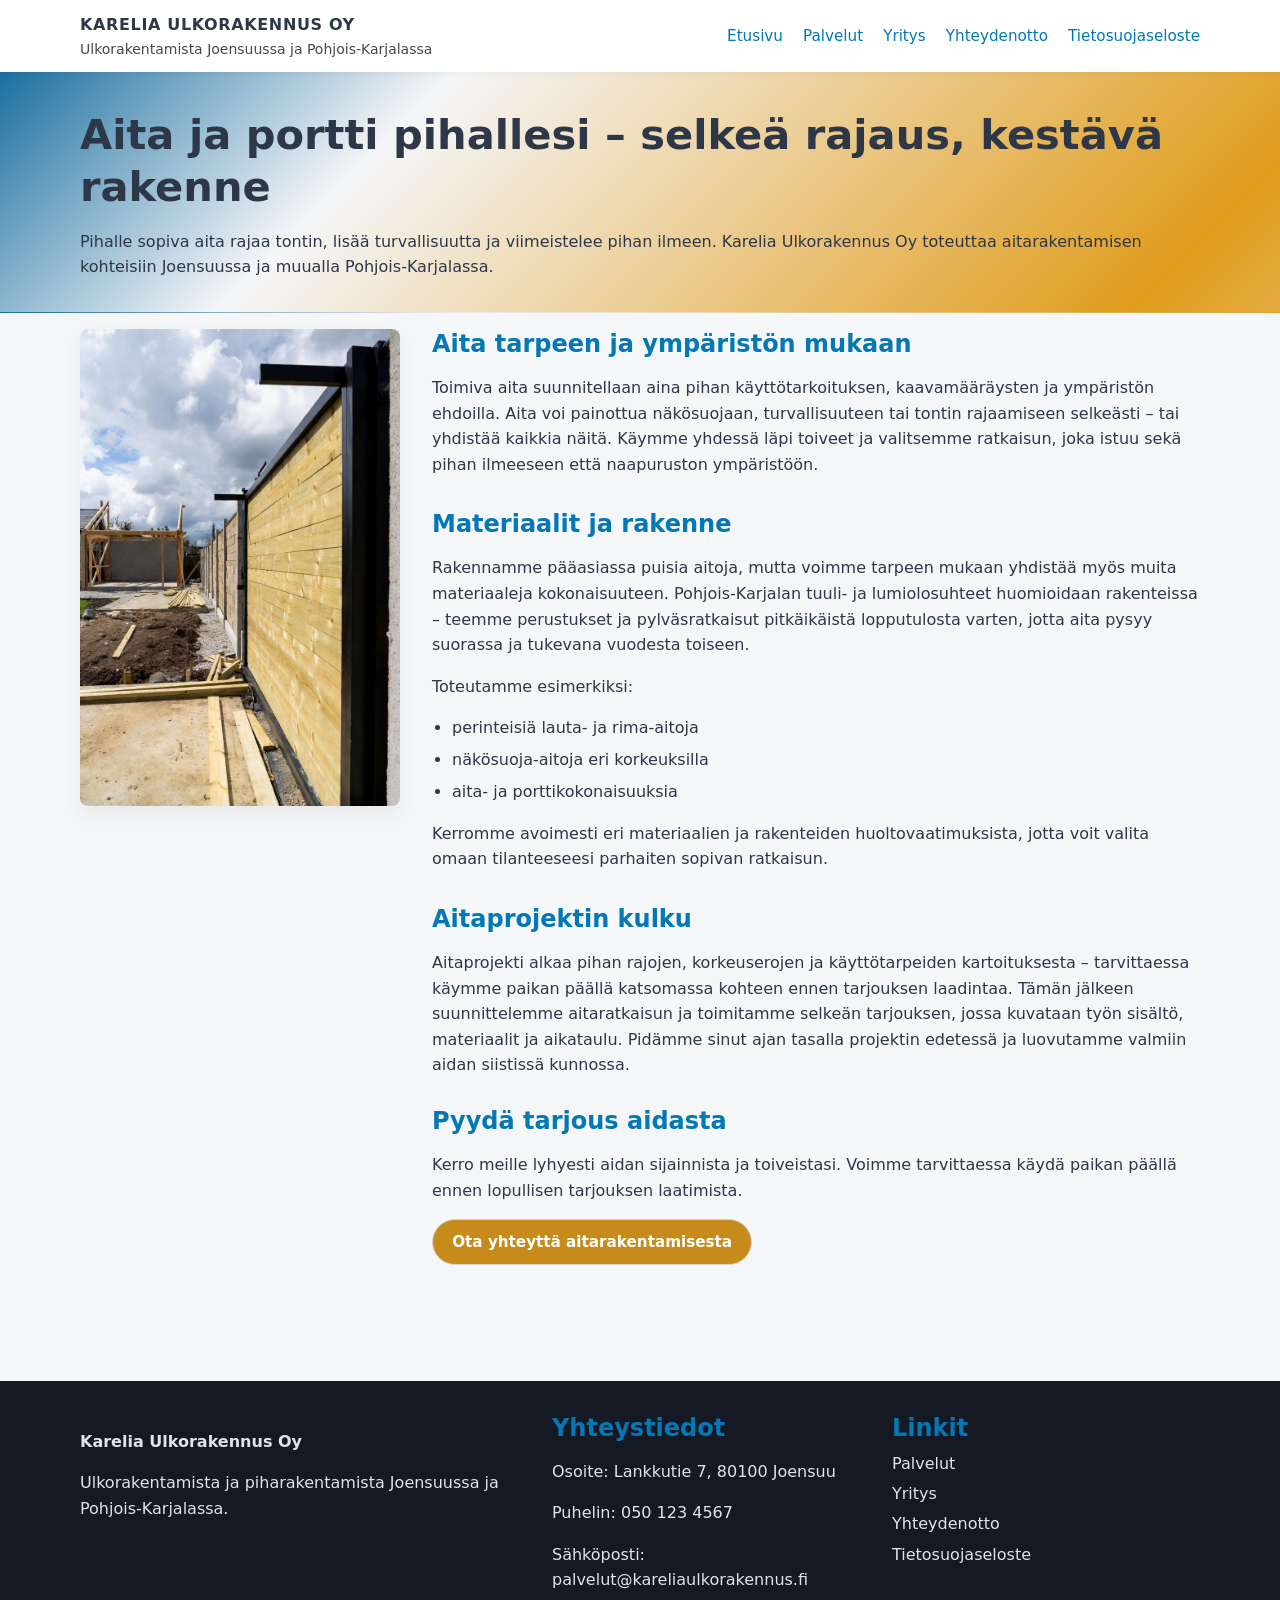
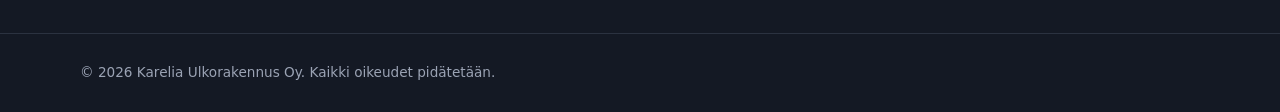
<file: pages/palvelut/aidat.html>
<!DOCTYPE html>
<html lang="fi">
<head>
    <meta charset="UTF-8">
    <meta name="viewport" content="width=device-width, initial-scale=1.0">
    <title>Aidat Joensuussa ja Pohjois-Karjalassa | Karelia Ulkorakennus Oy</title>
    <meta name="description" content="Rakennamme pihalle sopivat aidat ja porttikokonaisuudet – perinteiset puuaidat ja modernimmat ratkaisut. Kestävä toteutus avaimet käteen.">
    <meta name="robots" content="index, follow">
    <link rel="stylesheet" href="../../styles.css">
    <script type="application/ld+json">
    {
    "@context": "https://schema.org",
    "@type": "Service",
    "name": "Aidat",
    "provider": {
        "@type": "LocalBusiness",
        "name": "Karelia Ulkorakennus Oy",
        "address": {
        "@type": "PostalAddress",
        "streetAddress": "Lankkutie 7",
        "addressLocality": "Joensuu",
        "postalCode": "80100",
        "addressCountry": "FI"
        }
    },
    "areaServed": "Pohjois-Karjala"
    }
    </script>
</head>
<body>
    <a class="skip-link" href="#main-content">Siirry suoraan sisältöön</a>

    <header class="site-header">
        <div class="container header-inner">
            <div class="logo">
                <span class="logo-main">Karelia Ulkorakennus Oy</span>
                <span class="logo-sub">Ulkorakentamista Joensuussa ja Pohjois-Karjalassa</span>
            </div>
            <button class="nav-toggle" aria-expanded="false" aria-controls="main-nav" aria-label="Avaa valikko">
                <span></span><span></span><span></span>
            </button>
            <nav class="main-nav" aria-label="Päävalikko">
                <ul class="nav-list">
                    <li><a href="../../index.html">Etusivu</a></li>
                    <li class="nav-dropdown">
                        <a href="../palvelut.html">Palvelut</a>
                        <ul class="dropdown-menu">
                            <li><a href="terassit.html">Terassit</a></li>
                            <li><a href="pergolat.html">Pergolat</a></li>
                            <li><a href="piharakennukset.html">Piharakennukset</a></li>
                            <li><a href="aidat.html" aria-current="page">Aidat</a></li>
                            <li><a href="piharemontit.html">Piharemontit</a></li>
                        </ul>
                    </li>
                    <li><a href="../yritys.html">Yritys</a></li>
                    <li><a href="../yhteydenotto.html">Yhteydenotto</a></li>
                    <li><a href="../tietosuojaseloste.html">Tietosuojaseloste</a></li>
                </ul>
            </nav>
        </div>
    </header>

    <main id="main-content">
        <section class="page-header">
            <div class="container">
                <h1>Aita ja portti pihallesi – selkeä rajaus, kestävä rakenne</h1>
                <p>
                    Pihalle sopiva aita rajaa tontin, lisää turvallisuutta ja viimeistelee pihan ilmeen. Karelia
                    Ulkorakennus Oy toteuttaa aitarakentamisen kohteisiin Joensuussa ja muualla Pohjois-Karjalassa.
                </p>
            </div>
        </section>

        <section class="page-content">
            <div class="container page-content-narrow">
                <div class="content-with-sidebar">
                    <aside class="sidebar">
                        <img src="../../images/aita.webp" alt="Karelia Ulkorakennus Oy:n rakentama puuaita Joensuussa">
                    </aside>
                    <div class="main-column">
                        <article class="service-section">
                            <h2>Aita tarpeen ja ympäristön mukaan</h2>
                            <p>
                                Toimiva aita suunnitellaan aina pihan käyttötarkoituksen, kaavamääräysten ja ympäristön ehdoilla.
                                Aita voi painottua näkösuojaan, turvallisuuteen tai tontin rajaamiseen selkeästi – tai yhdistää kaikkia näitä.
                                Käymme yhdessä läpi toiveet ja valitsemme ratkaisun, joka istuu sekä pihan ilmeeseen että naapuruston ympäristöön.
                            </p>
                        </article>

                        <article class="service-section">
                            <h2>Materiaalit ja rakenne</h2>
                            <p>
                                Rakennamme pääasiassa puisia aitoja, mutta voimme tarpeen mukaan yhdistää myös muita materiaaleja kokonaisuuteen.
                                Pohjois-Karjalan tuuli- ja lumiolosuhteet huomioidaan rakenteissa – teemme perustukset ja pylväsratkaisut pitkäikäistä lopputulosta varten, jotta aita pysyy suorassa ja tukevana vuodesta toiseen.
                            </p>
                            <p>
                                Toteutamme esimerkiksi:
                            </p>
                            <ul class="policy-list">
                                <li>perinteisiä lauta- ja rima-aitoja</li>
                                <li>näkösuoja-aitoja eri korkeuksilla</li>
                                <li>aita- ja porttikokonaisuuksia</li>
                            </ul>
                            <p>
                                Kerromme avoimesti eri materiaalien ja rakenteiden huoltovaatimuksista, jotta voit valita omaan tilanteeseesi parhaiten sopivan ratkaisun.
                            </p>
                        </article>

                        <article class="service-section">
                            <h2>Aitaprojektin kulku</h2>
                            <p>
                                Aitaprojekti alkaa pihan rajojen, korkeuserojen ja käyttötarpeiden kartoituksesta – tarvittaessa käymme paikan päällä katsomassa kohteen ennen tarjouksen laadintaa. 
                                Tämän jälkeen suunnittelemme aitaratkaisun ja toimitamme selkeän tarjouksen, jossa kuvataan työn sisältö, materiaalit ja aikataulu. 
                                Pidämme sinut ajan tasalla projektin edetessä ja luovutamme valmiin aidan siistissä kunnossa.
                            </p>
                        </article>

                        <div class="service-section">
                            <h2>Pyydä tarjous aidasta</h2>
                            <p>
                                Kerro meille lyhyesti aidan sijainnista ja toiveistasi. Voimme tarvittaessa käydä paikan päällä ennen lopullisen tarjouksen laatimista.
                            </p>
                            <a class="btn btn-primary" href="../yhteydenotto.html">Ota yhteyttä aitarakentamisesta</a>
                        </div>
                    </div>
                </div>
            </div>
        </section>
    </main>

    <footer class="site-footer">
        <div class="container footer-inner">
            <div class="footer-company">
                <p class="footer-logo">Karelia Ulkorakennus Oy</p>
                <p>Ulkorakentamista ja piharakentamista Joensuussa ja Pohjois-Karjalassa.</p>
            </div>
            <div class="footer-contact">
                <h2>Yhteystiedot</h2>
                <p>Osoite: Lankkutie 7, 80100 Joensuu</p>
                <p>Puhelin: 050 123 4567</p>
                <p>Sähköposti: palvelut@kareliaulkorakennus.fi</p>
            </div>
            <div class="footer-links">
                <h2>Linkit</h2>
                <ul>
                    <li><a href="../palvelut.html">Palvelut</a></li>
                    <li><a href="../yritys.html">Yritys</a></li>
                    <li><a href="../yhteydenotto.html">Yhteydenotto</a></li>
                    <li><a href="../tietosuojaseloste.html">Tietosuojaseloste</a></li>
                </ul>
            </div>
        </div>
        <div class="footer-bottom">
            <div class="container">
                <p>&copy; <span id="year">2026</span> Karelia Ulkorakennus Oy. Kaikki oikeudet pidätetään.</p>
            </div>
        </div>
    </footer>
    <script>
        // Hampurilaisnappi
        const toggle = document.querySelector('.nav-toggle');
        const nav = document.querySelector('.main-nav');

        toggle.addEventListener('click', function () {
            const isOpen = nav.classList.toggle('is-open');
            toggle.setAttribute('aria-expanded', isOpen);
        });

        // Palvelut-alasvetovalikko mobiilissa
        const dropdownLinks = document.querySelectorAll('.nav-dropdown > a');

        dropdownLinks.forEach(function (link) {
            link.addEventListener('click', function (e) {
                if (window.innerWidth <= 768) {
                    e.preventDefault();
                    link.parentElement.classList.toggle('is-open');
                }
            });
        });

        // Sulje valikko navin ulkopuolelta klikatessa
        document.addEventListener('click', function (e) {
            if (!nav.contains(e.target) && !toggle.contains(e.target)) {
                nav.classList.remove('is-open');
                toggle.setAttribute('aria-expanded', 'false');
            }
        });
    </script>
</body>
</html>
</file>
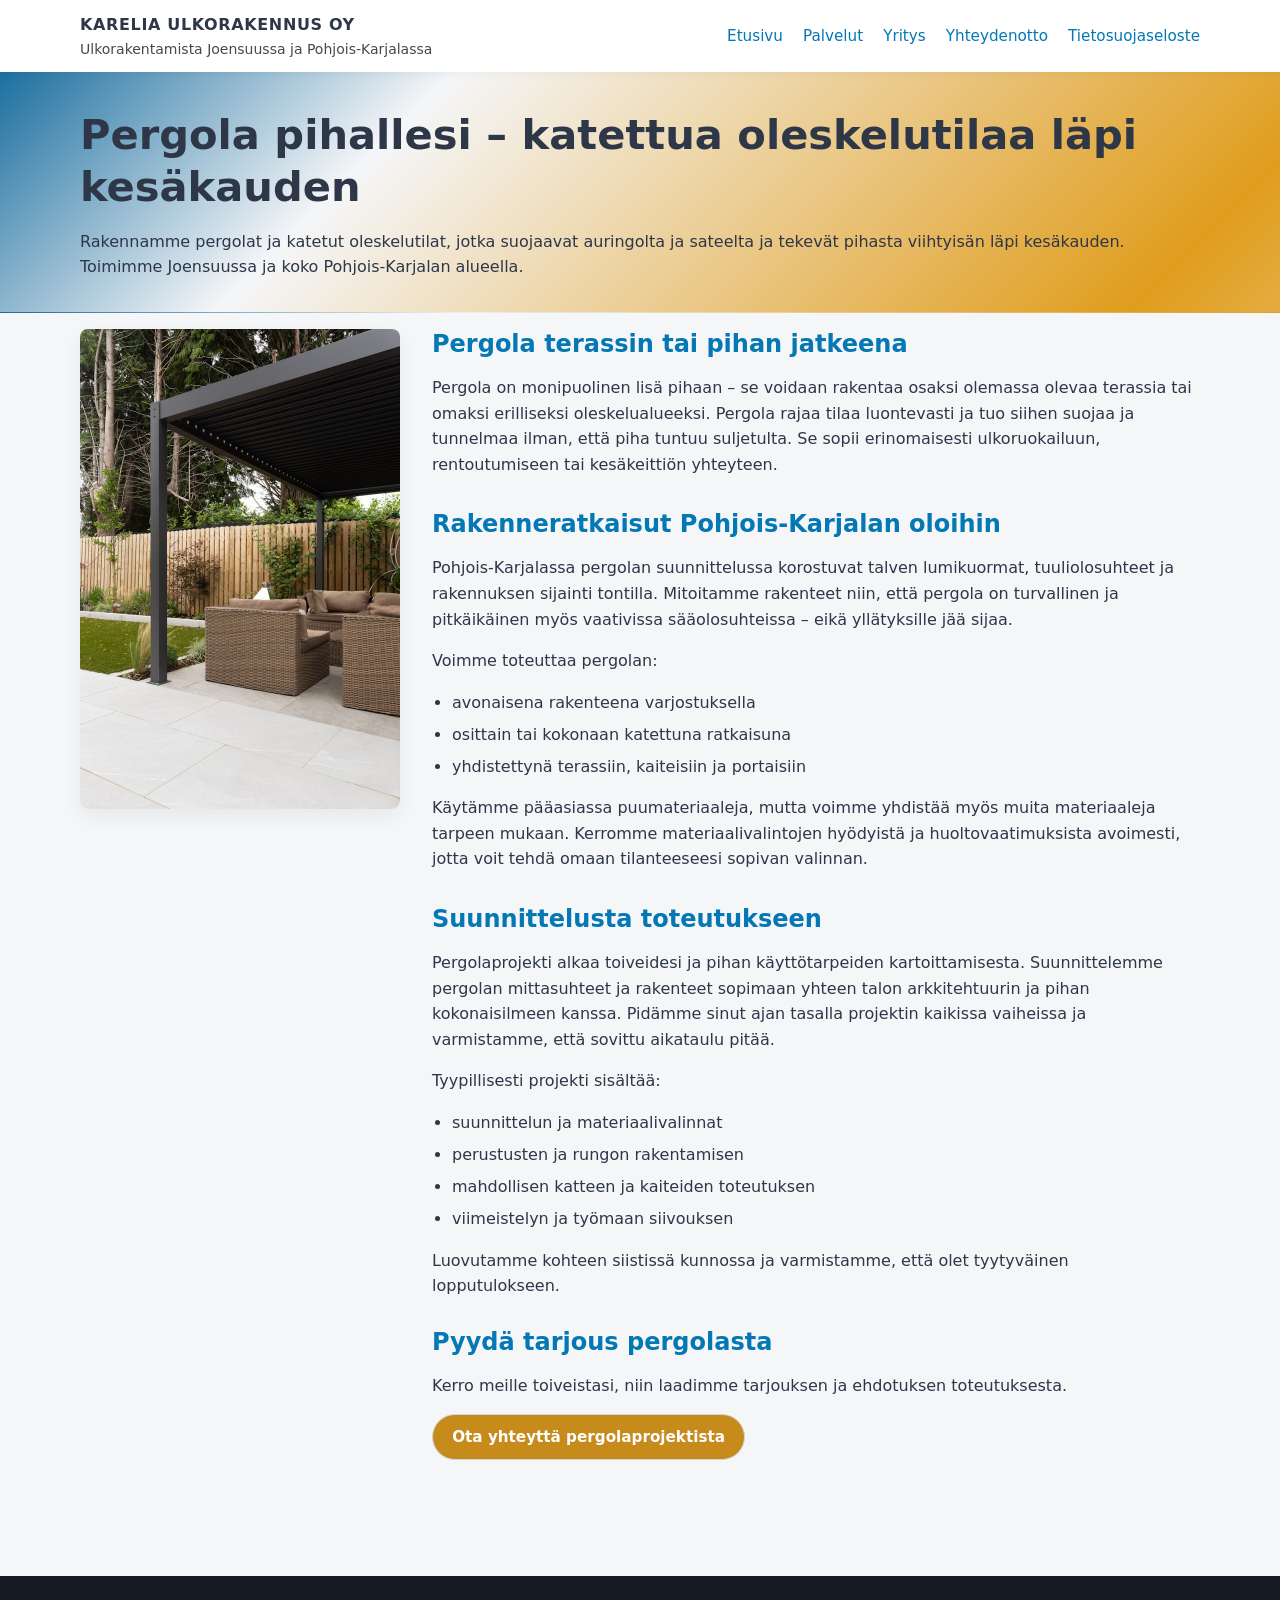
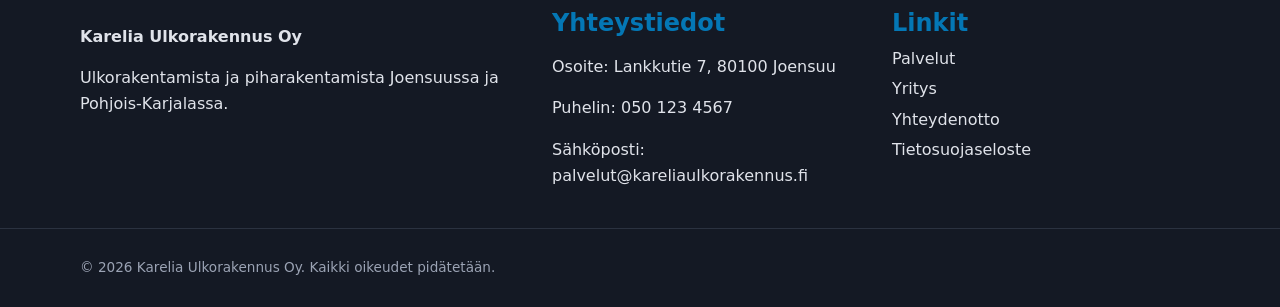
<file: pages/palvelut/pergolat.html>
<!DOCTYPE html>
<html lang="fi">
<head>
    <meta charset="UTF-8">
    <meta name="viewport" content="width=device-width, initial-scale=1.0">
    <title>Pergolat Joensuussa ja Pohjois-Karjalassa | Karelia Ulkorakennus Oy</title>
    <meta name="description" content="Rakennamme pergolat ja katetut oleskelutilat, jotka suojaavat säältä ja tekevät pihasta viihtyisän läpi kesäkauden. Avaimet käteen -palvelu.">
    <meta name="robots" content="index, follow">
    <link rel="stylesheet" href="../../styles.css">
    <script type="application/ld+json">
    {
    "@context": "https://schema.org",
    "@type": "Service",
    "name": "Pergolat",
    "provider": {
        "@type": "LocalBusiness",
        "name": "Karelia Ulkorakennus Oy",
        "address": {
        "@type": "PostalAddress",
        "streetAddress": "Lankkutie 7",
        "addressLocality": "Joensuu",
        "postalCode": "80100",
        "addressCountry": "FI"
        }
    },
    "areaServed": "Pohjois-Karjala"
    }
    </script>
</head>
<body>
    <a class="skip-link" href="#main-content">Siirry suoraan sisältöön</a>

    <header class="site-header">
        <div class="container header-inner">
            <div class="logo">
                <span class="logo-main">Karelia Ulkorakennus Oy</span>
                <span class="logo-sub">Ulkorakentamista Joensuussa ja Pohjois-Karjalassa</span>
            </div>
            <button class="nav-toggle" aria-expanded="false" aria-controls="main-nav" aria-label="Avaa valikko">
                <span></span><span></span><span></span>
            </button>
            <nav class="main-nav" aria-label="Päävalikko">
                <ul class="nav-list">
                    <li><a href="../../index.html">Etusivu</a></li>
                    <li class="nav-dropdown">
                        <a href="../palvelut.html">Palvelut</a>
                        <ul class="dropdown-menu">                            
                            <li><a href="terassit.html">Terassit</a></li>
                            <li><a href="pergolat.html" aria-current="page">Pergolat</a></li>
                            <li><a href="piharakennukset.html">Piharakennukset</a></li>
                            <li><a href="aidat.html">Aidat</a></li>
                            <li><a href="piharemontit.html">Piharemontit</a></li>
                        </ul>
                    </li>
                    <li><a href="../yritys.html">Yritys</a></li>
                    <li><a href="../yhteydenotto.html">Yhteydenotto</a></li>
                    <li><a href="../tietosuojaseloste.html">Tietosuojaseloste</a></li>
                </ul>
            </nav>
        </div>
    </header>

    <main id="main-content">
        <section class="page-header">
            <div class="container">
                <h1>Pergola pihallesi – katettua oleskelutilaa läpi kesäkauden</h1>
                <p>
                    Rakennamme pergolat ja katetut oleskelutilat, jotka suojaavat auringolta ja sateelta ja tekevät
                    pihasta viihtyisän läpi kesäkauden. Toimimme Joensuussa ja koko Pohjois-Karjalan alueella.
                </p>
            </div>
        </section>

        <section class="page-content">
            <div class="container page-content-narrow">
                <div class="content-with-sidebar">
                    <aside class="sidebar">
                        <img src="../../images/pergola.webp" alt="Karelia Ulkorakennus Oy:n rakentama pergola pihalla Joensuussa">
                    </aside>
                    <div class="main-column">
                        <article class="service-section">
                            <h2>Pergola terassin tai pihan jatkeena</h2>
                            <p>
                                Pergola on monipuolinen lisä pihaan – se voidaan rakentaa osaksi olemassa olevaa terassia tai omaksi erilliseksi oleskelualueeksi. 
                                Pergola rajaa tilaa luontevasti ja tuo siihen suojaa ja tunnelmaa ilman, että piha tuntuu suljetulta. 
                                Se sopii erinomaisesti ulkoruokailuun, rentoutumiseen tai kesäkeittiön yhteyteen.
                            </p>
                        </article>

                        <article class="service-section">
                            <h2>Rakenneratkaisut Pohjois-Karjalan oloihin</h2>
                            <p>
                                Pohjois-Karjalassa pergolan suunnittelussa korostuvat talven lumikuormat, tuuliolosuhteet ja rakennuksen sijainti tontilla.
                                Mitoitamme rakenteet niin, että pergola on turvallinen ja pitkäikäinen myös vaativissa sääolosuhteissa – eikä yllätyksille jää sijaa.
                            </p>
                            <p>
                                Voimme toteuttaa pergolan:
                            </p>
                            <ul class="policy-list">
                                <li>avonaisena rakenteena varjostuksella</li>
                                <li>osittain tai kokonaan katettuna ratkaisuna</li>
                                <li>yhdistettynä terassiin, kaiteisiin ja portaisiin</li>
                            </ul>
                            <p>
                                Käytämme pääasiassa puumateriaaleja, mutta voimme yhdistää myös muita materiaaleja tarpeen mukaan.
                                Kerromme materiaalivalintojen hyödyistä ja huoltovaatimuksista avoimesti, jotta voit tehdä omaan tilanteeseesi sopivan valinnan.
                            </p>
                        </article>

                        <article class="service-section">
                            <h2>Suunnittelusta toteutukseen</h2>
                            <p>
                                Pergolaprojekti alkaa toiveidesi ja pihan käyttötarpeiden kartoittamisesta. 
                                Suunnittelemme pergolan mittasuhteet ja rakenteet sopimaan yhteen talon arkkitehtuurin ja pihan kokonaisilmeen kanssa.
                                Pidämme sinut ajan tasalla projektin kaikissa vaiheissa ja varmistamme, että sovittu aikataulu pitää.
                            </p>
                            <p>
                                Tyypillisesti projekti sisältää:
                            </p>
                            <ul class="policy-list">
                                <li>suunnittelun ja materiaalivalinnat</li>
                                <li>perustusten ja rungon rakentamisen</li>
                                <li>mahdollisen katteen ja kaiteiden toteutuksen</li>
                                <li>viimeistelyn ja työmaan siivouksen</li>
                            </ul>
                            <p>
                                Luovutamme kohteen siistissä kunnossa ja varmistamme, että olet tyytyväinen lopputulokseen.
                            </p>
                        </article>

                        <div class="service-section">
                            <h2>Pyydä tarjous pergolasta</h2>
                            <p>
                                Kerro meille toiveistasi, niin laadimme tarjouksen ja ehdotuksen toteutuksesta.
                            </p>
                            <a class="btn btn-primary" href="../yhteydenotto.html">Ota yhteyttä pergolaprojektista</a>
                        </div>
                    </div>
                </div>
            </div>
        </section>
    </main>

    <footer class="site-footer">
        <div class="container footer-inner">
            <div class="footer-company">
                <p class="footer-logo">Karelia Ulkorakennus Oy</p>
                <p>Ulkorakentamista ja piharakentamista Joensuussa ja Pohjois-Karjalassa.</p>
            </div>
            <div class="footer-contact">
                <h2>Yhteystiedot</h2>
                <p>Osoite: Lankkutie 7, 80100 Joensuu</p>
                <p>Puhelin: 050 123 4567</p>
                <p>Sähköposti: palvelut@kareliaulkorakennus.fi</p>
            </div>
            <div class="footer-links">
                <h2>Linkit</h2>
                <ul>
                    <li><a href="../palvelut.html">Palvelut</a></li>
                    <li><a href="../yritys.html">Yritys</a></li>
                    <li><a href="../yhteydenotto.html">Yhteydenotto</a></li>
                    <li><a href="../tietosuojaseloste.html">Tietosuojaseloste</a></li>
                </ul>
            </div>
        </div>
        <div class="footer-bottom">
            <div class="container">
                <p>&copy; <span id="year">2026</span> Karelia Ulkorakennus Oy. Kaikki oikeudet pidätetään.</p>
            </div>
        </div>
    </footer>
    <script>
        // Hampurilaisnappi
        const toggle = document.querySelector('.nav-toggle');
        const nav = document.querySelector('.main-nav');

        toggle.addEventListener('click', function () {
            const isOpen = nav.classList.toggle('is-open');
            toggle.setAttribute('aria-expanded', isOpen);
        });

        // Palvelut-alasvetovalikko mobiilissa
        const dropdownLinks = document.querySelectorAll('.nav-dropdown > a');

        dropdownLinks.forEach(function (link) {
            link.addEventListener('click', function (e) {
                if (window.innerWidth <= 768) {
                    e.preventDefault();
                    link.parentElement.classList.toggle('is-open');
                }
            });
        });

        // Sulje valikko navin ulkopuolelta klikatessa
        document.addEventListener('click', function (e) {
            if (!nav.contains(e.target) && !toggle.contains(e.target)) {
                nav.classList.remove('is-open');
                toggle.setAttribute('aria-expanded', 'false');
            }
        });
    </script>
</body>
</html>
</file>
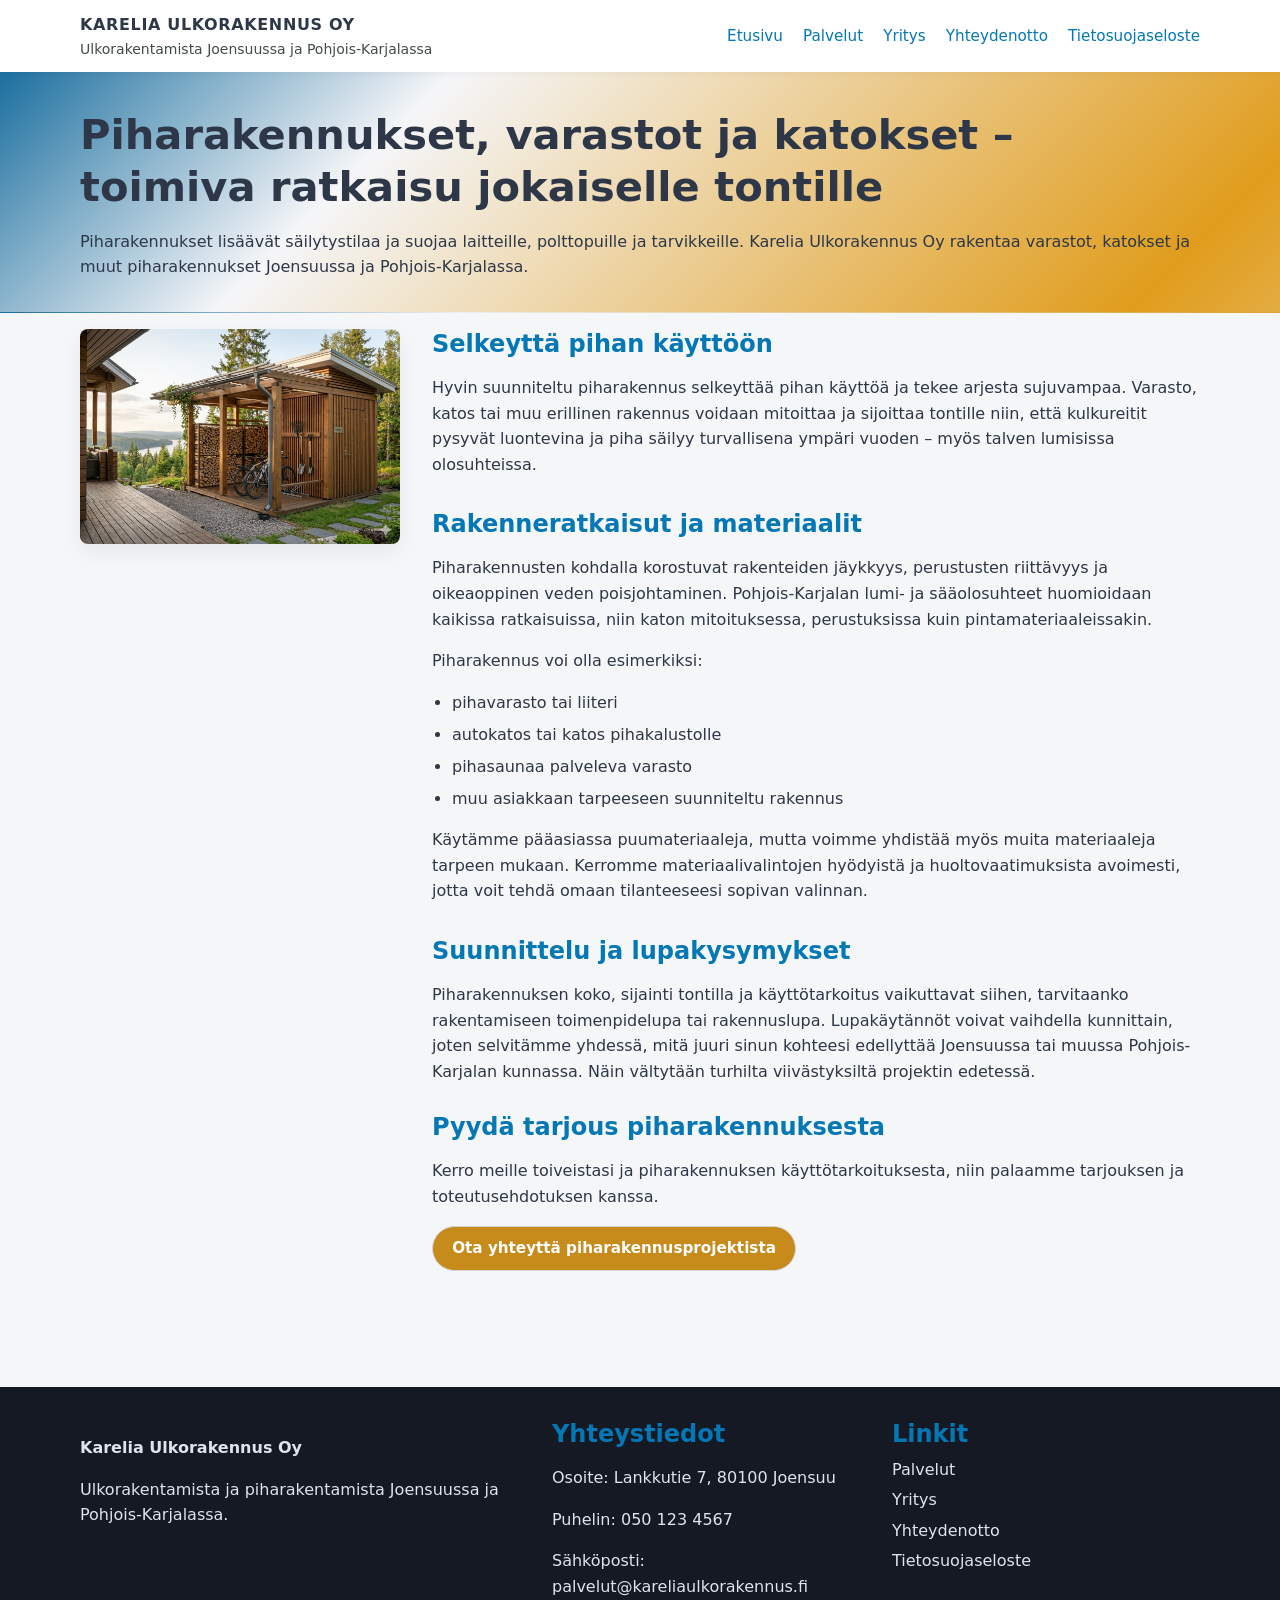
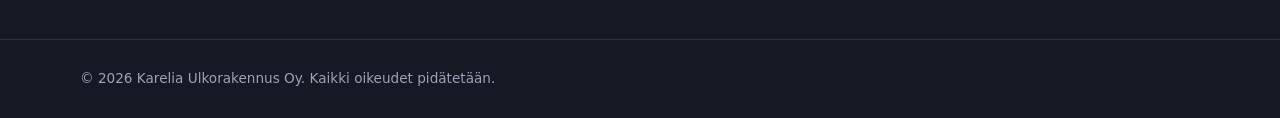
<file: pages/palvelut/piharakennukset.html>
<!DOCTYPE html>
<html lang="fi">
<head>
    <meta charset="UTF-8">
    <meta name="viewport" content="width=device-width, initial-scale=1.0">
    <title>Piharakennukset Joensuussa ja Pohjois-Karjalassa | Karelia Ulkorakennus Oy</title>
    <meta name="description" content="Rakennamme varastot, katokset ja piharakennukset kestävästi – lupakysymykset ja olosuhteet huomioiden. Kysy tarjous.">
    <meta name="robots" content="index, follow">
    <link rel="stylesheet" href="../../styles.css">
    <script type="application/ld+json">
    {
    "@context": "https://schema.org",
    "@type": "Service",
    "name": "Piharakennukset",
    "provider": {
        "@type": "LocalBusiness",
        "name": "Karelia Ulkorakennus Oy",
        "address": {
        "@type": "PostalAddress",
        "streetAddress": "Lankkutie 7",
        "addressLocality": "Joensuu",
        "postalCode": "80100",
        "addressCountry": "FI"
        }
    },
    "areaServed": "Pohjois-Karjala"
    }
</script>
</head>
<body>
    <a class="skip-link" href="#main-content">Siirry suoraan sisältöön</a>

    <header class="site-header">
        <div class="container header-inner">
            <div class="logo">
                <span class="logo-main">Karelia Ulkorakennus Oy</span>
                <span class="logo-sub">Ulkorakentamista Joensuussa ja Pohjois-Karjalassa</span>
            </div>
            <button class="nav-toggle" aria-expanded="false" aria-controls="main-nav" aria-label="Avaa valikko">
                <span></span><span></span><span></span>
            </button>
            <nav class="main-nav" aria-label="Päävalikko">
                <ul class="nav-list">
                    <li><a href="../../index.html">Etusivu</a></li>
                    <li class="nav-dropdown">
                        <a href="../palvelut.html">Palvelut</a>
                        <ul class="dropdown-menu">
                            <li><a href="terassit.html">Terassit</a></li>
                            <li><a href="pergolat.html">Pergolat</a></li>
                            <li><a href="piharakennukset.html" aria-current="page">Piharakennukset</a></li>
                            <li><a href="aidat.html">Aidat</a></li>
                            <li><a href="piharemontit.html">Piharemontit</a></li>
                        </ul>
                    </li>
                    <li><a href="../yritys.html">Yritys</a></li>
                    <li><a href="../yhteydenotto.html">Yhteydenotto</a></li>
                    <li><a href="../tietosuojaseloste.html">Tietosuojaseloste</a></li>
                </ul>
            </nav>
        </div>
    </header>

    <main id="main-content">
        <section class="page-header">
            <div class="container">
                <h1>Piharakennukset, varastot ja katokset – toimiva ratkaisu jokaiselle tontille</h1>
                <p>
                    Piharakennukset lisäävät säilytystilaa ja suojaa laitteille, polttopuille ja tarvikkeille. Karelia
                    Ulkorakennus Oy rakentaa varastot, katokset ja muut piharakennukset Joensuussa ja
                    Pohjois-Karjalassa.
                </p>
            </div>
        </section>

        <section class="page-content">
            <div class="container page-content-narrow">
                <div class="content-with-sidebar">
                    <aside class="sidebar">
                        <img src="../../images/piharakennukset.webp" alt="Karelia Ulkorakennus Oy:n rakentama pihavarasto Joensuussa">
                    </aside>
                    <div class="main-column">
                        <article class="service-section">
                            <h2>Selkeyttä pihan käyttöön</h2>
                            <p>
                                Hyvin suunniteltu piharakennus selkeyttää pihan käyttöä ja tekee arjesta sujuvampaa.
                                Varasto, katos tai muu erillinen rakennus voidaan mitoittaa ja sijoittaa tontille niin,
                                 että kulkureitit pysyvät luontevina ja piha säilyy turvallisena ympäri vuoden – myös talven lumisissa olosuhteissa.
                            </p>
                        </article>

                        <article class="service-section">
                            <h2>Rakenneratkaisut ja materiaalit</h2>
                            <p>
                                Piharakennusten kohdalla korostuvat rakenteiden jäykkyys, perustusten riittävyys ja oikeaoppinen veden poisjohtaminen.
                                Pohjois-Karjalan lumi- ja sääolosuhteet huomioidaan kaikissa ratkaisuissa, niin katon mitoituksessa, perustuksissa kuin pintamateriaaleissakin.
                            </p>
                            <p>
                                Piharakennus voi olla esimerkiksi:
                            </p>
                            <ul class="policy-list">
                                <li>pihavarasto tai liiteri</li>
                                <li>autokatos tai katos pihakalustolle</li>
                                <li>pihasaunaa palveleva varasto</li>
                                <li>muu asiakkaan tarpeeseen suunniteltu rakennus</li>
                            </ul>
                            <p>
                                Käytämme pääasiassa puumateriaaleja, mutta voimme yhdistää myös muita materiaaleja tarpeen mukaan.
                                Kerromme materiaalivalintojen hyödyistä ja huoltovaatimuksista avoimesti, jotta voit tehdä omaan tilanteeseesi sopivan valinnan.
                            </p>
                        </article>

                        <article class="service-section">
                            <h2>Suunnittelu ja lupakysymykset</h2>
                            <p>
                                Piharakennuksen koko, sijainti tontilla ja käyttötarkoitus vaikuttavat siihen,
                                 tarvitaanko rakentamiseen toimenpidelupa tai rakennuslupa.
                                Lupakäytännöt voivat vaihdella kunnittain, joten selvitämme yhdessä, mitä juuri sinun kohteesi edellyttää Joensuussa tai muussa Pohjois-Karjalan kunnassa.
                                Näin vältytään turhilta viivästyksiltä projektin edetessä.
                            </p>
                        </article>

                        <div class="service-section">
                            <h2>Pyydä tarjous piharakennuksesta</h2>
                            <p>
                                Kerro meille toiveistasi ja piharakennuksen käyttötarkoituksesta, niin palaamme
                                tarjouksen ja toteutusehdotuksen kanssa.
                            </p>
                            <a class="btn btn-primary" href="../yhteydenotto.html">Ota yhteyttä piharakennusprojektista</a>
                        </div>
                    </div>
                </div>
            </div>
        </section>
    </main>

    <footer class="site-footer">
        <div class="container footer-inner">
            <div class="footer-company">
                <p class="footer-logo">Karelia Ulkorakennus Oy</p>
                <p>Ulkorakentamista ja piharakentamista Joensuussa ja Pohjois-Karjalassa.</p>
            </div>
            <div class="footer-contact">
                <h2>Yhteystiedot</h2>
                <p>Osoite: Lankkutie 7, 80100 Joensuu</p>
                <p>Puhelin: 050 123 4567</p>
                <p>Sähköposti: palvelut@kareliaulkorakennus.fi</p>
            </div>
            <div class="footer-links">
                <h2>Linkit</h2>
                <ul>
                    <li><a href="../palvelut.html">Palvelut</a></li>
                    <li><a href="../yritys.html">Yritys</a></li>
                    <li><a href="../yhteydenotto.html">Yhteydenotto</a></li>
                    <li><a href="../tietosuojaseloste.html">Tietosuojaseloste</a></li>
                </ul>
            </div>
        </div>
        <div class="footer-bottom">
            <div class="container">
                <p>&copy; <span id="year">2026</span> Karelia Ulkorakennus Oy. Kaikki oikeudet pidätetään.</p>
            </div>
        </div>
    </footer>
    <script>
        // Hampurilaisnappi
        const toggle = document.querySelector('.nav-toggle');
        const nav = document.querySelector('.main-nav');

        toggle.addEventListener('click', function () {
            const isOpen = nav.classList.toggle('is-open');
            toggle.setAttribute('aria-expanded', isOpen);
        });

        // Palvelut-alasvetovalikko mobiilissa
        const dropdownLinks = document.querySelectorAll('.nav-dropdown > a');

        dropdownLinks.forEach(function (link) {
            link.addEventListener('click', function (e) {
                if (window.innerWidth <= 768) {
                    e.preventDefault();
                    link.parentElement.classList.toggle('is-open');
                }
            });
        });

        // Sulje valikko navin ulkopuolelta klikatessa
        document.addEventListener('click', function (e) {
            if (!nav.contains(e.target) && !toggle.contains(e.target)) {
                nav.classList.remove('is-open');
                toggle.setAttribute('aria-expanded', 'false');
            }
        });
    </script>
</body>
</html>
</file>
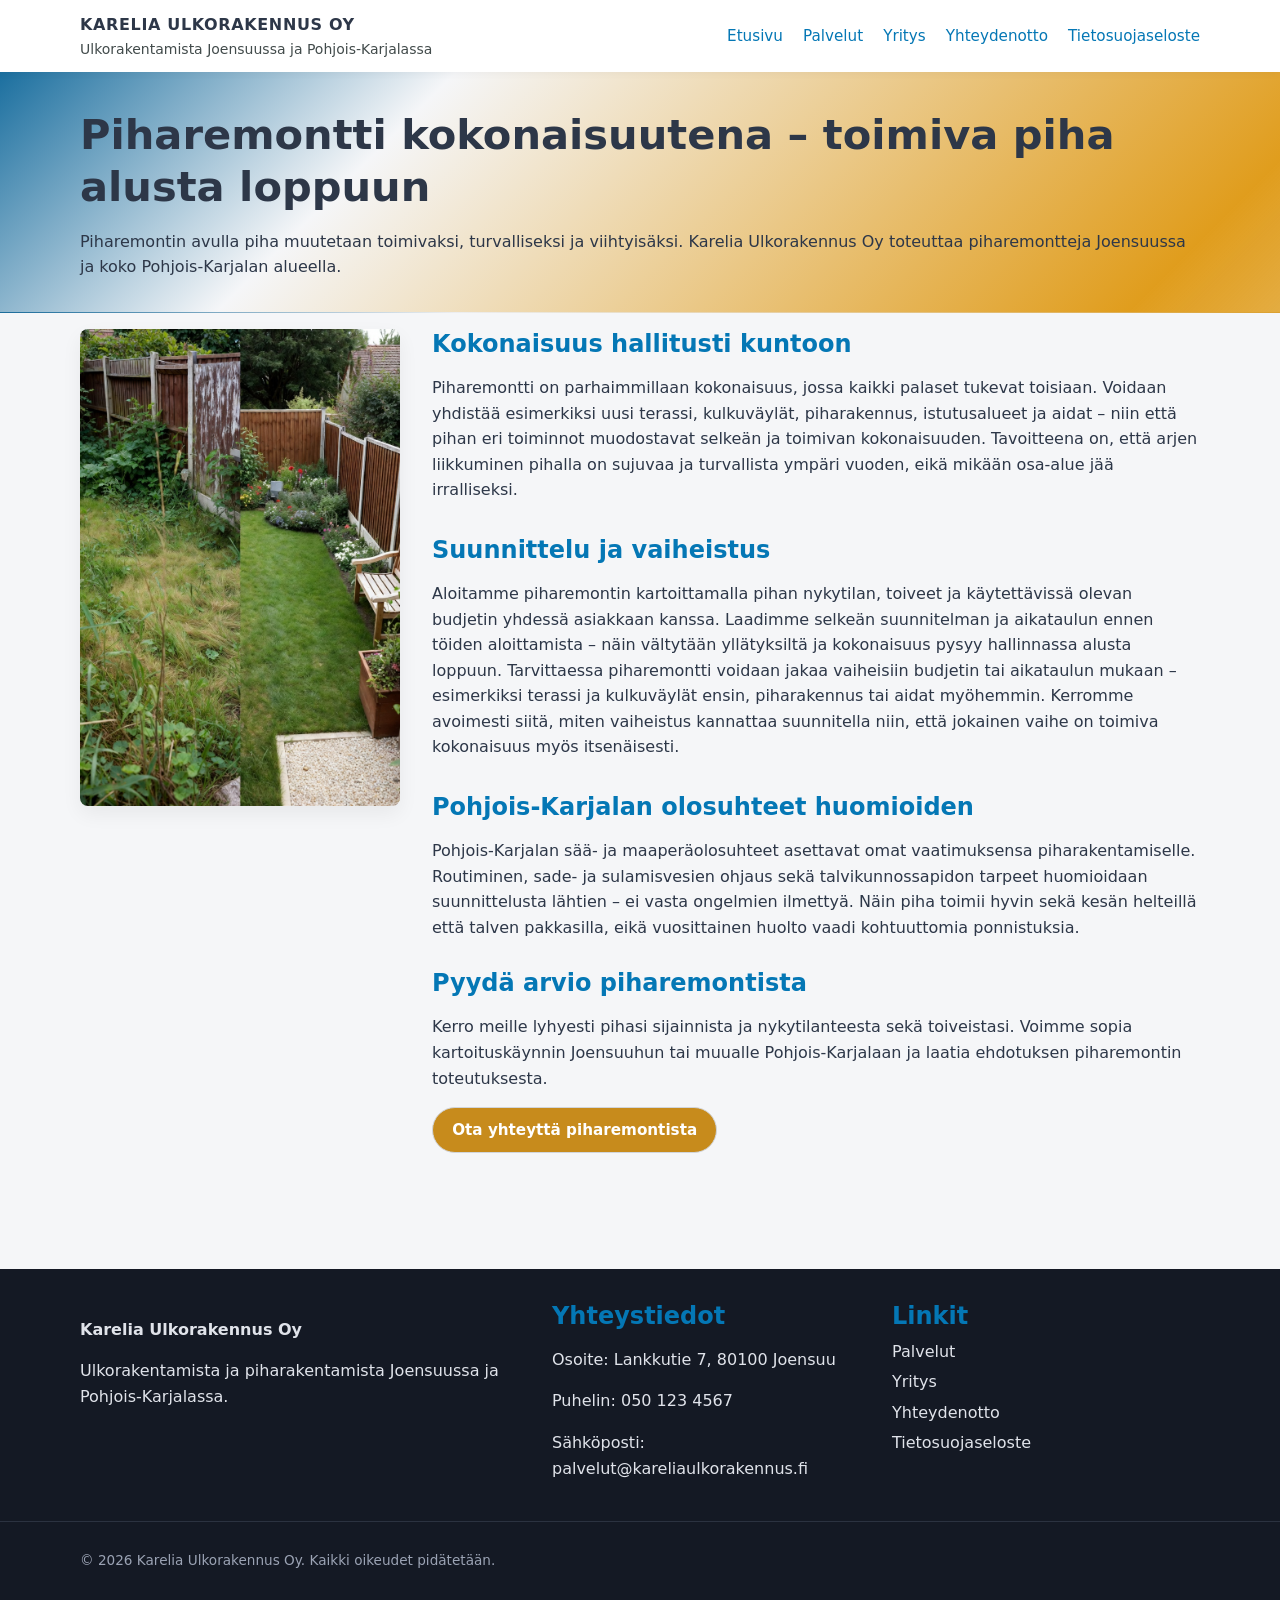
<file: pages/palvelut/piharemontit.html>
<!DOCTYPE html>
<html lang="fi">
<head>
    <meta charset="UTF-8">
    <meta name="viewport" content="width=device-width, initial-scale=1.0">
    <title>Piharemontit Joensuussa ja Pohjois-Karjalassa | Karelia Ulkorakennus Oy</title>
    <meta name="description" content="Toteutamme pihan uudistukset kokonaisuutena – terassi, kulkuväylät, piharakennus ja aidat hallitusti samaan aikatauluun. Kysy tarjous.">
    <meta name="robots" content="index, follow">
    <link rel="stylesheet" href="../../styles.css">
    <script type="application/ld+json">
    {
    "@context": "https://schema.org",
    "@type": "Service",
    "name": "Piharemontit",
    "provider": {
        "@type": "LocalBusiness",
        "name": "Karelia Ulkorakennus Oy",
        "address": {
        "@type": "PostalAddress",
        "streetAddress": "Lankkutie 7",
        "addressLocality": "Joensuu",
        "postalCode": "80100",
        "addressCountry": "FI"
        }
    },
    "areaServed": "Pohjois-Karjala"
    }
    </script>
</head>
<body>
    <a class="skip-link" href="#main-content">Siirry suoraan sisältöön</a>

    <header class="site-header">
        <div class="container header-inner">
            <div class="logo">
                <span class="logo-main">Karelia Ulkorakennus Oy</span>
                <span class="logo-sub">Ulkorakentamista Joensuussa ja Pohjois-Karjalassa</span>
            </div>
            <button class="nav-toggle" aria-expanded="false" aria-controls="main-nav" aria-label="Avaa valikko">
                <span></span><span></span><span></span>
            </button>
            <nav class="main-nav" aria-label="Päävalikko">
                <ul class="nav-list">
                    <li><a href="../../index.html">Etusivu</a></li>
                    <li class="nav-dropdown">
                        <a href="../palvelut.html">Palvelut</a>
                        <ul class="dropdown-menu">
                            <li><a href="terassit.html">Terassit</a></li>
                            <li><a href="pergolat.html">Pergolat</a></li>
                            <li><a href="piharakennukset.html">Piharakennukset</a></li>
                            <li><a href="aidat.html">Aidat</a></li>
                            <li><a href="piharemontit.html" aria-current="page">Piharemontit</a></li>
                        </ul>
                    </li>
                    <li><a href="../yritys.html">Yritys</a></li>
                    <li><a href="../yhteydenotto.html">Yhteydenotto</a></li>
                    <li><a href="../tietosuojaseloste.html">Tietosuojaseloste</a></li>
                </ul>
            </nav>
        </div>
    </header>

    <main id="main-content">
        <section class="page-header">
            <div class="container">
                <h1>Piharemontti kokonaisuutena – toimiva piha alusta loppuun</h1>
                <p>
                    Piharemontin avulla piha muutetaan toimivaksi, turvalliseksi ja viihtyisäksi. Karelia Ulkorakennus
                    Oy toteuttaa piharemontteja Joensuussa ja koko Pohjois-Karjalan alueella.
                </p>
            </div>
        </section>

        <section class="page-content">
            <div class="container page-content-narrow">
                <div class="content-with-sidebar">
                    <aside class="sidebar">
                        <img src="../../images/piha-remontti.webp" alt="Karelia Ulkorakennus Oy:n toteuttama piharemontti Joensuussa">
                    </aside>
                    <div class="main-column">
                        <article class="service-section">
                            <h2>Kokonaisuus hallitusti kuntoon</h2>
                            <p>
                                Piharemontti on parhaimmillaan kokonaisuus, jossa kaikki palaset tukevat toisiaan. 
                                Voidaan yhdistää esimerkiksi uusi terassi, kulkuväylät, piharakennus, istutusalueet ja aidat – niin että pihan eri toiminnot muodostavat selkeän ja toimivan kokonaisuuden. 
                                Tavoitteena on, että arjen liikkuminen pihalla on sujuvaa ja turvallista ympäri vuoden, eikä mikään osa-alue jää irralliseksi.
                            </p>
                        </article>

                        <article class="service-section">
                            <h2>Suunnittelu ja vaiheistus</h2>
                            <p>
                                Aloitamme piharemontin kartoittamalla pihan nykytilan, toiveet ja käytettävissä olevan budjetin yhdessä asiakkaan kanssa. 
                                Laadimme selkeän suunnitelman ja aikataulun ennen töiden aloittamista – näin vältytään yllätyksiltä ja kokonaisuus pysyy hallinnassa alusta loppuun.

                                Tarvittaessa piharemontti voidaan jakaa vaiheisiin budjetin tai aikataulun mukaan – esimerkiksi terassi ja kulkuväylät ensin, piharakennus tai aidat myöhemmin. 
                                Kerromme avoimesti siitä, miten vaiheistus kannattaa suunnitella niin, että jokainen vaihe on toimiva kokonaisuus myös itsenäisesti.
                            </p>
                        </article>

                        <article class="service-section">
                            <h2>Pohjois-Karjalan olosuhteet huomioiden</h2>
                            <p>
                                Pohjois-Karjalan sää- ja maaperäolosuhteet asettavat omat vaatimuksensa piharakentamiselle.
                                 Routiminen, sade- ja sulamisvesien ohjaus sekä talvikunnossapidon tarpeet huomioidaan suunnittelusta lähtien – ei vasta ongelmien ilmettyä. 
                                 Näin piha toimii hyvin sekä kesän helteillä että talven pakkasilla, eikä vuosittainen huolto vaadi kohtuuttomia ponnistuksia.
                            </p>
                        </article>

                        <div class="service-section">
                            <h2>Pyydä arvio piharemontista</h2>
                            <p>
                                Kerro meille lyhyesti pihasi sijainnista ja nykytilanteesta sekä toiveistasi. Voimme sopia
                                kartoituskäynnin Joensuuhun tai muualle Pohjois-Karjalaan ja laatia ehdotuksen
                                piharemontin toteutuksesta.
                            </p>
                            <a class="btn btn-primary" href="../yhteydenotto.html">Ota yhteyttä piharemontista</a>
                        </div>
                    </div>
                </div>
            </div>
        </section>
    </main>

    <footer class="site-footer">
        <div class="container footer-inner">
            <div class="footer-company">
                <p class="footer-logo">Karelia Ulkorakennus Oy</p>
                <p>Ulkorakentamista ja piharakentamista Joensuussa ja Pohjois-Karjalassa.</p>
            </div>
            <div class="footer-contact">
                <h2>Yhteystiedot</h2>
                <p>Osoite: Lankkutie 7, 80100 Joensuu</p>
                <p>Puhelin: 050 123 4567</p>
                <p>Sähköposti: palvelut@kareliaulkorakennus.fi</p>
            </div>
            <div class="footer-links">
                <h2>Linkit</h2>
                <ul>
                    <li><a href="../palvelut.html">Palvelut</a></li>
                    <li><a href="../yritys.html">Yritys</a></li>
                    <li><a href="../yhteydenotto.html">Yhteydenotto</a></li>
                    <li><a href="../tietosuojaseloste.html">Tietosuojaseloste</a></li>
                </ul>
            </div>
        </div>
        <div class="footer-bottom">
            <div class="container">
                <p>&copy; <span id="year">2026</span> Karelia Ulkorakennus Oy. Kaikki oikeudet pidätetään.</p>
            </div>
        </div>
    </footer>
    <script>
        // Hampurilaisnappi
        const toggle = document.querySelector('.nav-toggle');
        const nav = document.querySelector('.main-nav');

        toggle.addEventListener('click', function () {
            const isOpen = nav.classList.toggle('is-open');
            toggle.setAttribute('aria-expanded', isOpen);
        });

        // Palvelut-alasvetovalikko mobiilissa
        const dropdownLinks = document.querySelectorAll('.nav-dropdown > a');

        dropdownLinks.forEach(function (link) {
            link.addEventListener('click', function (e) {
                if (window.innerWidth <= 768) {
                    e.preventDefault();
                    link.parentElement.classList.toggle('is-open');
                }
            });
        });

        // Sulje valikko navin ulkopuolelta klikatessa
        document.addEventListener('click', function (e) {
            if (!nav.contains(e.target) && !toggle.contains(e.target)) {
                nav.classList.remove('is-open');
                toggle.setAttribute('aria-expanded', 'false');
            }
        });
    </script>
</body>
</html>
</file>
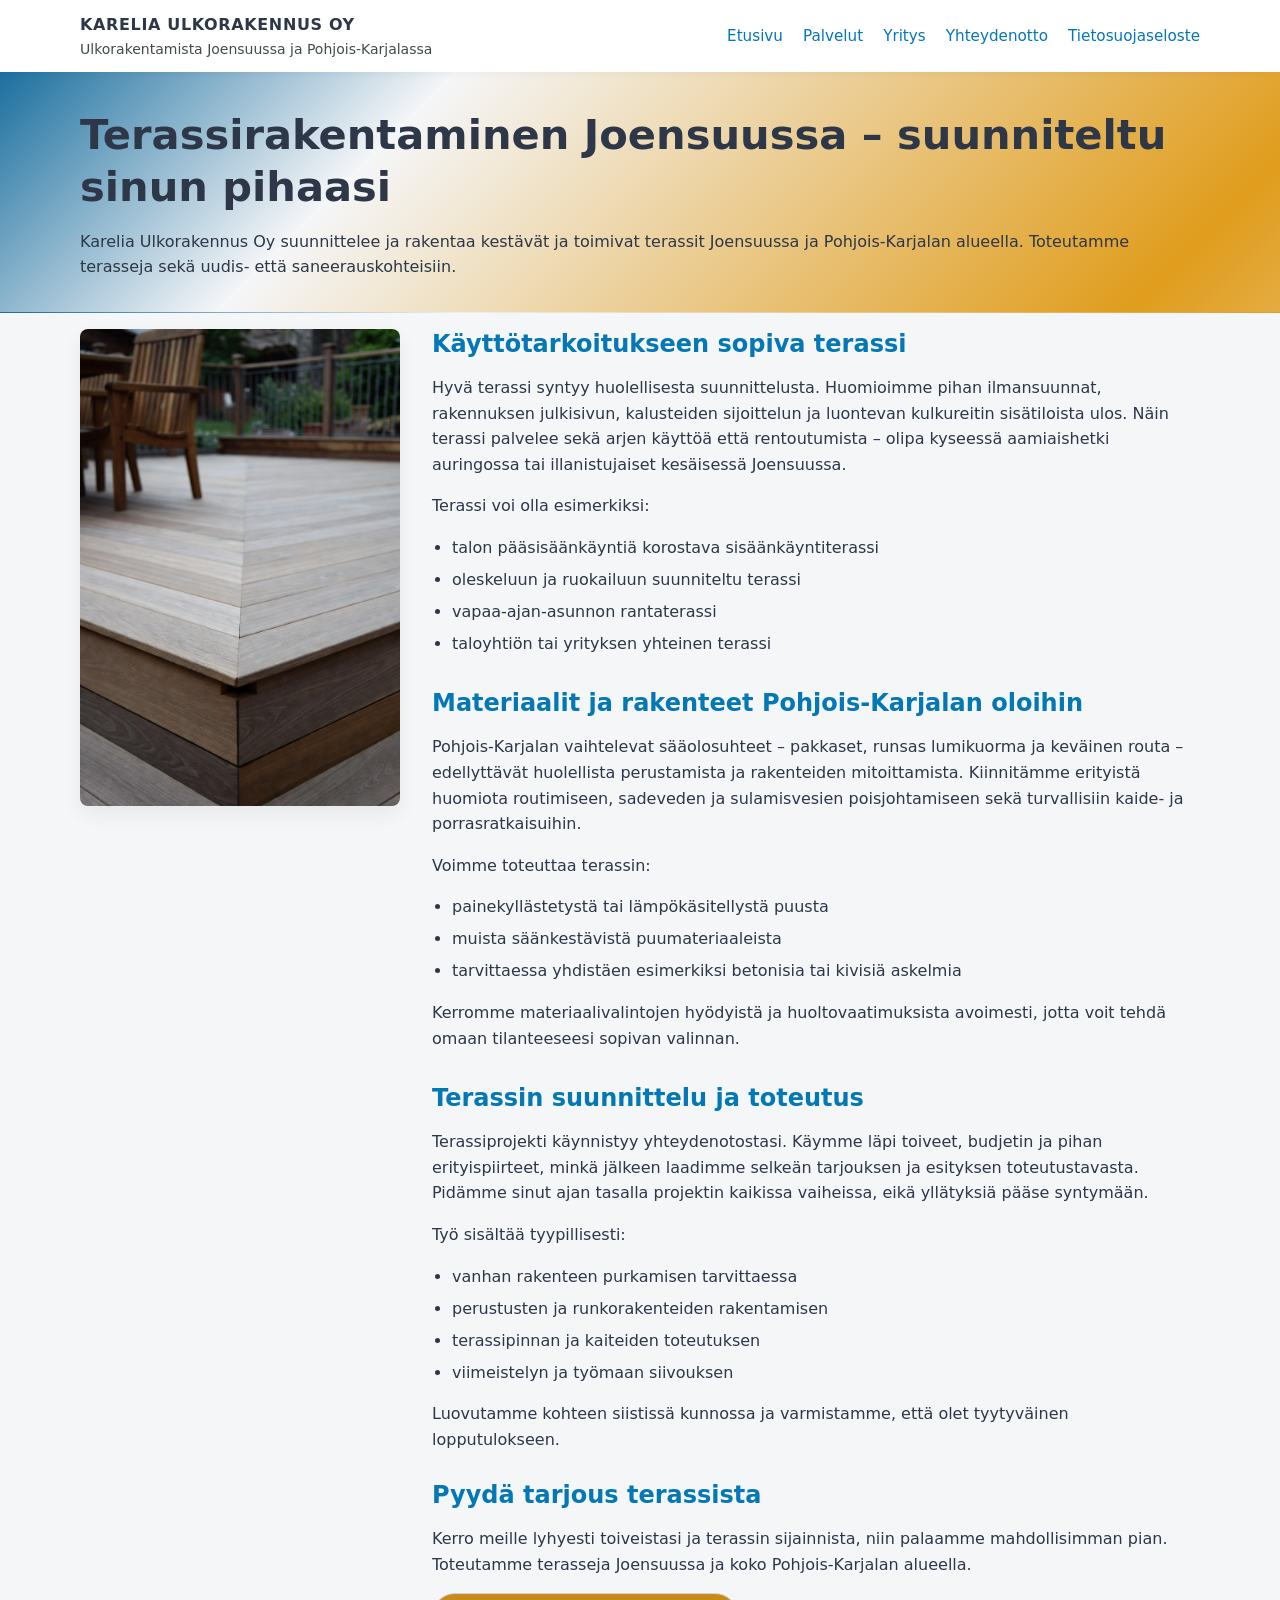
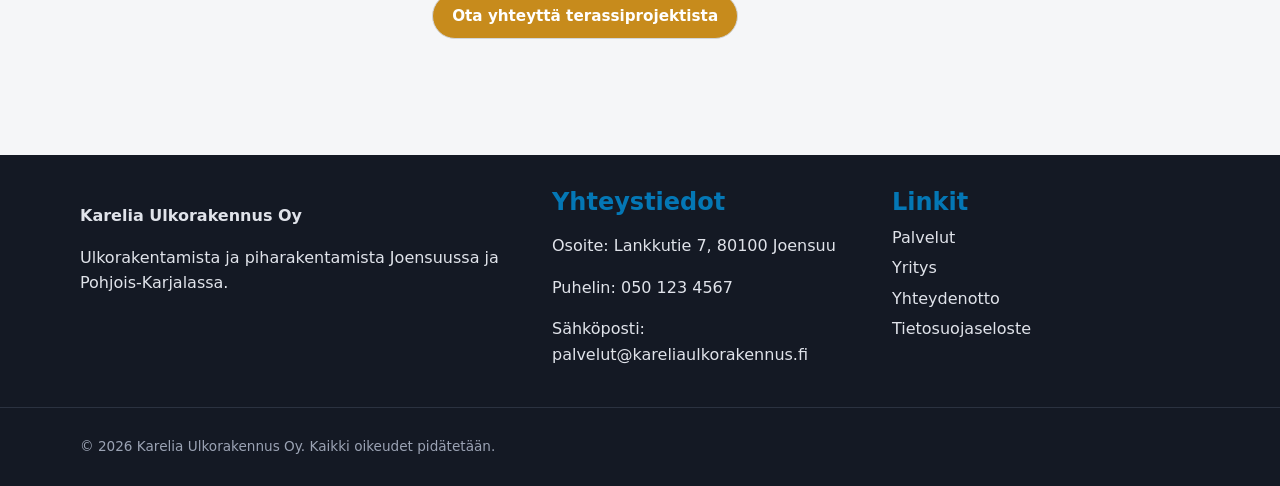
<file: pages/palvelut/terassit.html>
<!DOCTYPE html>
<html lang="fi">
<head>
    <meta charset="UTF-8">
    <meta name="viewport" content="width=device-width, initial-scale=1.0">
    <title>Terassirakentaminen Joensuu | Karelia Ulkorakennus Oy</title>
    <meta name="description" content="Suunnittelemme ja rakennamme kestävät terassit omakotitaloihin, vapaa-ajan-asunnoille ja taloyhtiöille. Paikallinen ulkorakentaja avaimet käteen -palvelulla.">
    <meta name="robots" content="index, follow">
    <link rel="stylesheet" href="../../styles.css">
    <script type="application/ld+json">
    {
    "@context": "https://schema.org",
    "@type": "Service",
    "name": "Terassit",
    "provider": {
        "@type": "LocalBusiness",
        "name": "Karelia Ulkorakennus Oy",
        "address": {
        "@type": "PostalAddress",
        "streetAddress": "Lankkutie 7",
        "addressLocality": "Joensuu",
        "postalCode": "80100",
        "addressCountry": "FI"
        }
    },
    "areaServed": "Pohjois-Karjala"
    }
    </script>
</head>
<body>
    <a class="skip-link" href="#main-content">Siirry suoraan sisältöön</a>

    <header class="site-header">
        <div class="container header-inner">
            <div class="logo">
                <span class="logo-main">Karelia Ulkorakennus Oy</span>
                <span class="logo-sub">Ulkorakentamista Joensuussa ja Pohjois-Karjalassa</span>
            </div>
            <button class="nav-toggle" aria-expanded="false" aria-controls="main-nav" aria-label="Avaa valikko">
                <span></span><span></span><span></span>
            </button>
            <nav class="main-nav" aria-label="Päävalikko">
                <ul class="nav-list">
                    <li><a href="../../index.html">Etusivu</a></li>
                    <li class="nav-dropdown">
                        <a href="../palvelut.html">Palvelut</a>
                        <ul class="dropdown-menu">
                            <li><a href="terassit.html" aria-current="page">Terassit</a></li>
                            <li><a href="pergolat.html">Pergolat</a></li>
                            <li><a href="piharakennukset.html">Piharakennukset</a></li>
                            <li><a href="aidat.html">Aidat</a></li>
                            <li><a href="piharemontit.html">Piharemontit</a></li>
                        </ul>
                    </li>
                    <li><a href="../yritys.html">Yritys</a></li>
                    <li><a href="../yhteydenotto.html">Yhteydenotto</a></li>
                    <li><a href="../tietosuojaseloste.html">Tietosuojaseloste</a></li>
                </ul>
            </nav>
        </div>
    </header>

    <main id="main-content">
        <section class="page-header">
            <div class="container">
                <h1>Terassirakentaminen Joensuussa – suunniteltu sinun pihaasi</h1>
                <p>
                    Karelia Ulkorakennus Oy suunnittelee ja rakentaa kestävät ja toimivat terassit Joensuussa ja
                    Pohjois-Karjalan alueella. Toteutamme terasseja sekä uudis- että saneerauskohteisiin.
                </p>
            </div>
        </section>

        <section class="page-content">
            <div class="container page-content-narrow">
                <div class="content-with-sidebar">
                    <aside class="sidebar">
                        <img src="../../images/terassi.webp" alt="Karelia Ulkorakennus Oy:n rakentama terassi Joensuussa">
                    </aside>
                    <div class="main-column">
                        <article class="service-section">
                            <h2>Käyttötarkoitukseen sopiva terassi</h2>
                            <p>
                                Hyvä terassi syntyy huolellisesta suunnittelusta.
                                Huomioimme pihan ilmansuunnat, rakennuksen julkisivun, kalusteiden sijoittelun ja luontevan kulkureitin sisätiloista ulos.
                                Näin terassi palvelee sekä arjen käyttöä että rentoutumista – olipa kyseessä aamiaishetki auringossa tai illanistujaiset kesäisessä Joensuussa.
                            </p>
                            <p>
                                Terassi voi olla esimerkiksi:
                            </p>
                            <ul class="policy-list">
                                <li>talon pääsisäänkäyntiä korostava sisäänkäyntiterassi</li>
                                <li>oleskeluun ja ruokailuun suunniteltu terassi</li>
                                <li>vapaa-ajan-asunnon rantaterassi</li>
                                <li>taloyhtiön tai yrityksen yhteinen terassi</li>
                            </ul>
                        </article>

                        <article class="service-section">
                            <h2>Materiaalit ja rakenteet Pohjois-Karjalan oloihin</h2>
                            <p>
                                Pohjois-Karjalan vaihtelevat sääolosuhteet – pakkaset, 
                                runsas lumikuorma ja keväinen routa – edellyttävät huolellista perustamista ja rakenteiden mitoittamista.
                                Kiinnitämme erityistä huomiota routimiseen, sadeveden ja sulamisvesien poisjohtamiseen sekä 
                                turvallisiin kaide- ja porrasratkaisuihin.
                            </p>
                            <p>
                                Voimme toteuttaa terassin:
                            </p>
                            <ul class="policy-list">
                                <li>painekyllästetystä tai lämpökäsitellystä puusta</li>
                                <li>muista säänkestävistä puumateriaaleista</li>
                                <li>tarvittaessa yhdistäen esimerkiksi betonisia tai kivisiä askelmia</li>
                            </ul>
                            <p>
                                Kerromme materiaalivalintojen hyödyistä ja huoltovaatimuksista avoimesti, 
                                jotta voit tehdä omaan tilanteeseesi sopivan valinnan.
                            </p>
                        </article>

                        <article class="service-section">
                            <h2>Terassin suunnittelu ja toteutus</h2>
                            <p>
                                Terassiprojekti käynnistyy yhteydenotostasi.
                                Käymme läpi toiveet, budjetin ja pihan erityispiirteet,
                                 minkä jälkeen laadimme selkeän tarjouksen ja esityksen toteutustavasta.
                                Pidämme sinut ajan tasalla projektin kaikissa vaiheissa, eikä yllätyksiä pääse syntymään.
                            </p>
                            <p>
                                Työ sisältää tyypillisesti:
                            </p>
                            <ul class="policy-list">
                                <li>vanhan rakenteen purkamisen tarvittaessa</li>
                                <li>perustusten ja runkorakenteiden rakentamisen</li>
                                <li>terassipinnan ja kaiteiden toteutuksen</li>
                                <li>viimeistelyn ja työmaan siivouksen</li>
                            </ul>
                            <p>
                                Luovutamme kohteen siistissä kunnossa ja varmistamme, että olet tyytyväinen lopputulokseen.
                            </p>
                        </article>

                        <div class="service-section">
                            <h2>Pyydä tarjous terassista</h2>
                            <p>
                                Kerro meille lyhyesti toiveistasi ja terassin sijainnista, niin palaamme mahdollisimman pian.
                                Toteutamme terasseja Joensuussa ja koko Pohjois-Karjalan alueella.
                            </p>
                            <a class="btn btn-primary" href="../yhteydenotto.html">Ota yhteyttä terassiprojektista</a>
                        </div>
                    </div>
                </div>
            </div>
        </section>
    </main>

    <footer class="site-footer">
        <div class="container footer-inner">
            <div class="footer-company">
                <p class="footer-logo">Karelia Ulkorakennus Oy</p>
                <p>Ulkorakentamista ja piharakentamista Joensuussa ja Pohjois-Karjalassa.</p>
            </div>
            <div class="footer-contact">
                <h2>Yhteystiedot</h2>
                <p>Osoite: Lankkutie 7, 80100 Joensuu</p>
                <p>Puhelin: 050 123 4567</p>
                <p>Sähköposti: palvelut@kareliaulkorakennus.fi</p>
            </div>
            <div class="footer-links">
                <h2>Linkit</h2>
                <ul>
                    <li><a href="../palvelut.html">Palvelut</a></li>
                    <li><a href="../yritys.html">Yritys</a></li>
                    <li><a href="../yhteydenotto.html">Yhteydenotto</a></li>
                    <li><a href="../tietosuojaseloste.html">Tietosuojaseloste</a></li>
                </ul>
            </div>
        </div>
        <div class="footer-bottom">
            <div class="container">
                <p>&copy; <span id="year">2026</span> Karelia Ulkorakennus Oy. Kaikki oikeudet pidätetään.</p>
            </div>
        </div>
    </footer>
    <script>
        // Hampurilaisnappi
        const toggle = document.querySelector('.nav-toggle');
        const nav = document.querySelector('.main-nav');

        toggle.addEventListener('click', function () {
            const isOpen = nav.classList.toggle('is-open');
            toggle.setAttribute('aria-expanded', isOpen);
        });

        // Palvelut-alasvetovalikko mobiilissa
        const dropdownLinks = document.querySelectorAll('.nav-dropdown > a');

        dropdownLinks.forEach(function (link) {
            link.addEventListener('click', function (e) {
                if (window.innerWidth <= 768) {
                    e.preventDefault();
                    link.parentElement.classList.toggle('is-open');
                }
            });
        });

        // Sulje valikko navin ulkopuolelta klikatessa
        document.addEventListener('click', function (e) {
            if (!nav.contains(e.target) && !toggle.contains(e.target)) {
                nav.classList.remove('is-open');
                toggle.setAttribute('aria-expanded', 'false');
            }
        });
    </script>
</body>
</html>
</file>
<file: styles.css>
:root {
    --color-bg: #F5F6F8;
    --color-surface: #FFFFFF;

    --color-primary: #0477b5;
    --color-primary-dark: #144668;
    --color-accent: #c78b1c;

    /* Hover-/active-sävyt */
    --color-primary-hover: #1B6F9F;   /* hieman tummempi kuin primary */
    --color-primary-active: #1B5E8A;  /* sama kuin primary-dark */

    --color-accent-hover: #E09D1D;    /* aavistuksen tummempi/oranssimpi */
    --color-accent-active: #C88716;   /* selvästi tummempi painalluksessa */

    --link-color: #1B7FB5;
    --link-hover: #1B5E8A;

    --color-text: #2D3748;
    --color-text-muted: #424b4b;

    --color-border: #D1D5DB;
    --shadow-soft: 0 8px 20px rgba(0, 0, 0, 0.06);

    --radius-md: 8px;
    --radius-lg: 12px;

    --font-base: system-ui, -apple-system, BlinkMacSystemFont, "Segoe UI", sans-serif;
}

*,
*::before,
*::after {
    box-sizing: border-box;
}

html {
    font-size: 16px;
    scroll-behavior: smooth;
}

body {
    margin: 0;
    font-family: var(--font-base);
    color: var(--color-text);
    background-color: var(--color-bg);
    line-height: 1.6;
}

img {
    max-width: 100%;
    display: block;
}

a {
    color: var(--color-primary);
    text-decoration: none;
}

a:hover,
a:focus-visible {
    text-decoration: underline;
}

:focus-visible {
    outline: 3px solid var(--color-accent);
    outline-offset: 3px;
}

.container {
    width: min(1120px, 100% - 2rem);
    margin-inline: auto;
}

.skip-link {
    position: absolute;
    top: 0.5rem;
    left: 0.5rem;
    padding: 0.5rem 0.75rem;
    background: var(--color-primary);
    color: #fff;
    border-radius: 4px;
    transform: translateY(-150%);
    transition: transform 0.15s ease-out;
    z-index: 1000;
}

.skip-link:focus-visible {
    transform: translateY(0);
}

.site-header {
    background-color: var(--color-surface);
    box-shadow: 0 2px 8px rgba(0, 0, 0, 0.04);
    position: sticky;
    top: 0;
    z-index: 999;
}

.header-inner {
    display: flex;
    align-items: center;
    justify-content: space-between;
    padding-block: 0.75rem;
    gap: 1.5rem;
}

.logo {
    display: flex;
    flex-direction: column;
}

.logo-main {
    font-weight: 700;
    letter-spacing: 0.04em;
    text-transform: uppercase;
}

.logo-sub {
    font-size: 0.875rem;
    color: var(--color-text-muted);
}

.main-nav {
    font-size: 0.95rem;
}

.nav-toggle {
    display: none;
    flex-direction: column;
    justify-content: space-between;
    width: 28px;
    height: 20px;
    background: transparent;
    border: none;
    cursor: pointer;
    padding: 0;
}

.nav-toggle span {
    display: block;
    height: 2px;
    background-color: var(--color-text);
    border-radius: 2px;
    transition: transform 0.2s ease, opacity 0.2s ease;
}

.nav-toggle[aria-expanded="true"] span:nth-child(1) {
    transform: translateY(9px) rotate(45deg);
}

.nav-toggle[aria-expanded="true"] span:nth-child(2) {
    opacity: 0;
}

.nav-toggle[aria-expanded="true"] span:nth-child(3) {
    transform: translateY(-9px) rotate(-45deg);
}

.nav-list {
    list-style: none;
    display: flex;
    align-items: center;
    gap: 1.25rem;
    margin: 0;
    padding: 0;
}

.nav-list > li > a {
    display: inline-block;
    padding-block: 0.25rem;
    font-weight: 500;
}

.nav-list > li > a[aria-current="page"] {
    color: var(--color-primary-dark);
}

.nav-dropdown {
    position: relative;
}

.dropdown-menu {
    position: absolute;
    top: 100%;
    left: 0;
    min-width: 220px;
    background: var(--color-surface);
    border-radius: var(--radius-md);
    box-shadow: var(--shadow-soft);
    padding: 0.5rem 0;
    list-style: none;
    margin: 0.25rem 0 0;
    transition-delay: 40ms;
    visibility: hidden;
    opacity: 0;
}

.dropdown-menu li a {
    display: block;
    padding: 0.4rem 0.9rem;
    font-size: 0.95rem;
}

.dropdown-menu li a:hover,
.dropdown-menu li a:focus-visible {
    background-color: #f1f4f8;
    text-decoration: none;
}

.nav-dropdown:hover .dropdown-menu,
.nav-dropdown:focus-within .dropdown-menu {
    transition-delay: 40ms;
    visibility: visible;
    opacity: 1;
}

.hero-text {
    color: var(--color-surface);
}

.hero {
    position: relative;
    max-inline-size: 100%;
    display: flex;
    align-items: center;
    background-image: url("images/terassi_aurinko.webp");
    background-size: cover;
    background-position: center;
    background-color: rgba(11, 47, 74, 0.05);
    background-blend-mode: overlay;
    padding-block: 3.5rem 3rem;
    overflow: hidden;
}

.hero::before {
    content: "";
    position: absolute;
    top: -5%;
    left: -5%;
    width: 110%;
    height: 110%;

    background-image: inherit;
    background-size: inherit;
    background-position: inherit;
    background-color: inherit;
    background-blend-mode: inherit;

    filter: blur(8px);
    mask-image: linear-gradient(to right, black 40%, transparent 70%);
    -webkit-mask-image: linear-gradient(to right, black 40%, transparent 70%);

    z-index: 0;
}

.hero::after {
    content: "";
    position: absolute;
    inset: 0;
    background: linear-gradient(
        to right,
        rgba(10, 30, 50, 0.62) 0%,
        rgba(10, 30, 50, 0.38) 55%,
        transparent 75%
    );
    z-index: 0;
    pointer-events: none;
}

.hero-inner {
    position: relative;
    z-index: 1;
    display: grid;
    grid-template-columns: minmax(0, 2fr) minmax(0, 1.5fr);
    gap: 2.5rem;
    align-items: center;
}

.eyebrow {
    text-transform: uppercase;
    letter-spacing: 0.12em;
    font-size: 0.8rem;
    color: var(--color-surface);
    font-weight: 600;
    margin: 0 0 0.5rem;
}

h1,
h2,
h3 {
    line-height: 1.25;
    margin-top: 0;
}

h1 {
    font-size: clamp(1.9rem, 2.5vw + 1.3rem, 2.6rem);
    margin-bottom: 0.75rem;
}

h2 {
    font-size: 1.5rem;
    margin-bottom: 0.5rem;
    color: var(--color-primary);
}

h3 {
    font-size: 1.2rem;
    margin-bottom: 0.4rem;
}

.lead {
    font-size: 1.05rem;
    color: var(--color-surface);
    margin-bottom: 1.5rem;
}

.hero-actions {
    display: flex;
    flex-wrap: wrap;
    gap: 0.75rem;
    margin-bottom: 0.75rem;
}

.hero-service-areas {
    font-size: 0.95rem;
    color: var(--color-surface);
}

.btn {
    display: inline-flex;
    align-items: center;
    justify-content: center;
    padding: 0.6rem 1.2rem;
    border-radius: 999px;
    border: 1px solid transparent;
    font-weight: 600;
    font-size: 0.95rem;
    cursor: pointer;
    transition: background-color 0.15s ease-out, color 0.15s ease-out, box-shadow 0.15s ease-out, transform 0.08s ease-out;
}

.btn-primary {
    background-color: var(--color-accent);
    border-color: var(--color-border);
    color: #fff;
}

.btn-primary:hover,
.btn-primary:focus-visible {
    background-color: var(--color-accent-hover);
    border-color: var(--color-border);
    text-decoration: none;
}

.btn-primary:active {
    background-color: var(--color-accent-active);
}

.btn-secondary {
    background-color: var(--color-surface);
    border-color: var(--color-border);
    color: var(--color-text);
}

.btn-secondary:hover,
.btn-secondary:focus-visible {
    background-color: #eef2f7;
    text-decoration: none;
}

.btn-ghost {
    background: var(--color-primary);
    border-color: transparent;
    color: #fff;
}

.btn-ghost:hover,
.btn-ghost:focus-visible {
    background-color: var(--color-primary-hover);
    text-decoration: none;
}

.hero-highlight {
    background-color: var(--color-surface);
    border-radius: var(--radius-lg);
    padding: 1.75rem 1.5rem;
    box-shadow: var(--shadow-soft);
}

.checklist {
    list-style: none;
    padding-left: 0;
    margin: 1rem 0 0;
}

.checklist li {
    position: relative;
    padding-left: 1.5rem;
    margin-bottom: 0.35rem;
}

.checklist li::before {
    content: "✓";
    position: absolute;
    left: 0;
    top: 0;
    color: var(--color-accent);
    font-weight: 700;
}

.section-header {
    text-align: left;
    margin-bottom: 1.5rem;
    padding-bottom: 1.5rem;
    border-bottom: 3px solid var(--color-accent);
}

.section-header p {
    color: var(--color-text-muted);
}

.services-preview {
    padding-block: 2.5rem 2.75rem;
}

.card-grid {
    display: grid;
    grid-template-columns: repeat(auto-fit, minmax(230px, 1fr));
    gap: 1.5rem;
}

.card {
    background-color: var(--color-surface);
    border-radius: var(--radius-md);
    padding: 1.2rem 1.15rem;
    box-shadow: 0 2px 10px rgba(0, 0, 0, 0.03);
    border: 1px solid rgba(0, 0, 0, 0.02);
    border-top: 4px solid var(--color-accent);
    transition: box-shadow 0.2s ease-out, transform 0.2s ease-out;
}

.card:hover {
    box-shadow: 0 6px 20px rgba(0, 0, 0, 0.08);
    transform: translateY(-2px);
}

.card p {
    margin-bottom: 0.75rem;
    color: var(--color-text-muted);
}

.card-link {
    font-weight: 600;
    font-size: 0.95rem;
    color: var(--color-primary);
    transition: color 0.2s ease-out;
}

.card:hover .card-link {
    color: var(--color-primary-dark);
}

.two-column {
    display: grid;
    grid-template-columns: repeat(auto-fit, minmax(260px, 1fr));
    gap: 2rem;
    align-items: start;
}

.content-with-sidebar {
    display: grid;
    grid-template-columns: 320px 1fr;
    gap: 2rem;
    align-items: start;
}

.content-with-sidebar .sidebar img {
    width: 100%;
    height: auto;
    display: block;
    border-radius: var(--radius-md);
    box-shadow: var(--shadow-soft);
}

.content-with-sidebar .main-column article + article {
    margin-top: 2rem;
}

.about-preview {
    padding-block: 2.75rem 2.5rem;
}

.cta-section {
    padding-block: 2.5rem 2.75rem;
}

.cta-inner {
    background-color: var(--color-primary);
    color: #fff;
    border-radius: var(--radius-lg);
    padding: 1.75rem 1.5rem;
    display: flex;
    flex-wrap: wrap;
    justify-content: space-between;
    align-items: center;
    gap: 1.5rem;
}

.cta-inner p {
    max-width: 34rem;
}

.cta-inner h2 {
    color: #fff;
}

.cta-actions .btn-primary {
    background-color: var(--color-accent);
    border-color: #fff;
    color: #fff;
    box-shadow: none;
}

.cta-actions .btn-primary:hover,
.cta-actions .btn-primary:focus-visible {
    background-color: var(--color-accent-hover);
}

.site-footer {
    background-color: #141924;
    color: #e0e3ea;
    padding-top: 2rem;
    margin-top: 2rem;
}

.footer-inner {
    display: grid;
    grid-template-columns: minmax(0, 2fr) minmax(0, 1.4fr) minmax(0, 1.4fr);
    gap: 2rem;
    padding-bottom: 1.5rem;
}

.footer-logo {
    font-weight: 700;
    margin-bottom: 0.35rem;
}

.site-footer a {
    color: #e0e3ea;
}

.site-footer a:hover,
.site-footer a:focus-visible {
    color: #ffffff;
}

.footer-links ul {
    list-style: none;
    margin: 0;
    padding: 0;
}

.footer-links li {
    margin-bottom: 0.3rem;
}

.footer-bottom {
    border-top: 1px solid #2b3240;
    padding-block: 0.9rem;
    font-size: 0.85rem;
    color: #9ba3b4;
}

main {
    padding-bottom: 1.5rem;
}

.page-header {
    background: linear-gradient(
        135deg, 
        var(--color-primary-hover), 
        var(--color-bg) 30%, 
        var(--color-accent-hover),
        transparent 150%
        );
    padding-block: 2.3rem 1rem;
    border-bottom: 1px solid rgba(0, 0, 0, 0.03);
}

.page-header p {
    
    color: var(--color-text);
}

.page-content {
    padding-block: 1rem 2rem;
}

.page-content-narrow {
    
    margin-inline: auto;
}

.service-list {
    display: grid;
    grid-template-columns: repeat(auto-fit, minmax(260px, 1fr));
    gap: 1.5rem;
    margin-top: 1rem;
}

.service-item {
    background-color: var(--color-surface);
    border-radius: var(--radius-md);
    padding: 1.2rem 1.1rem;
    box-shadow: 0 2px 8px rgba(0, 0, 0, 0.03);
}

.service-meta {
    font-size: 0.9rem;
    color: var(--color-text-muted);
}

.service-meta span + span::before {
    content: "•";
    margin-inline: 0.35rem;
}

.service-section {
    margin-bottom: 1.75rem;
}

form {
    display: grid;
    gap: 1rem;
}

.form-row {
    display: grid;
    gap: 0.4rem;
}

label {
    font-weight: 600;
    font-size: 0.95rem;
}

input[type="text"],
input[type="email"],
input[type="tel"],
textarea,
select {
    padding: 0.55rem 0.7rem;
    border-radius: 6px;
    border: 1px solid var(--color-border);
    font: inherit;
    width: 100%;
}

textarea {
    min-height: 140px;
    resize: vertical;
}

.form-help {
    font-size: 0.85rem;
    color: var(--color-text-muted);
}

.status-message {
    border-radius: 6px;
    padding: 0.75rem 0.85rem;
    margin-bottom: 1rem;
    font-size: 0.95rem;
}

.status-message.success {
    background-color: #e1f5e5;
    border: 1px solid #7ac58d;
    color: #205b2c;
}

.status-message.error {
    background-color: #fdeaea;
    border: 1px solid #f08a8a;
    color: #7a1f1f;
}

.required {
    color: #c0392b;
}

.policy-list {
    padding-left: 1.25rem;
}

.policy-list li {
    margin-bottom: 0.4rem;
}

.services-banner-wrapper {
    width: 100%;
    /* Kasvatetaan hieman korkeutta, jotta efekti pääsee oikeuksiinsa */
    /* TAI joustava clamp-arvo (minimi, tavoite, maksimi) */
    height: clamp(350px, 45vh, 550px);
     margin-block: 0.5rem; 
    
    /* Tämä on tärkein: se rajaa kiinteän kuvan näkyviin vain wrapperin sisällä */
    clip-path: inset(0); 
    position: relative;
    overflow: hidden;
}

.services-banner {
    position: fixed; /* Kuva pysyy paikoillaan suhteessa viewportiin */
    top: 0;
    left: 0;
    width: 100%;
    height: 100%;
    object-fit: cover;
    object-position: center;
    
    /* Varmistetaan, että kuva pysyy muiden elementtien takana, 
       mutta wrapperin sisällä */
    z-index: -1; 
    
    /* Estetään kuvaa hyppimästä joissain selaimissa */
    will-change: transform;
}

.service-image {
    border-radius: var(--radius-lg);
    box-shadow: var(--shadow-soft);
    overflow: hidden;
    margin-bottom: 1.5rem;
}

.service-image img {
    width: 100%;
    height: auto;
    display: block;
}

.service-with-image {
    display: grid;
    grid-template-columns: 1fr 1.2fr;
    gap: 2rem;
    align-items: start;
}

.service-with-image .service-image {
    margin-bottom: 0;
}

/* Stats */
.stats {
display: flex;
gap: 1.25rem;
margin-bottom: 1.25rem;
align-items: center;
}
.stat {
background: var(--color-surface);
padding: 0.6rem 0.9rem;
border-radius: 8px;
text-align: center;
box-shadow: 0 2px 8px rgba(0,0,0,0.04);
}
.stat-value {
font-weight: 700;
font-size: 1.15rem;
color: var(--color-primary);
}
.stat-label {
font-size: 0.85rem;
color: var(--color-text-muted);
}

@media (min-width: 1050px) {
    .content-with-sidebar .sidebar {
    position: sticky;
    top: calc(var(--header-height, 72px) + 1rem);
    align-self: start;
    }
}

@media (max-width: 768px) {

    .hero {
    background-image: url("images/terassi_aurinko_768.webp");
    }

    /* Tiivistetään bannerin välit mobiilissa lähes nollaan */
    .services-banner-wrapper {
        height: 250px; /* Matalampi profiili sopii paremmin pystyruudulle */
        margin-block: 0.25rem; /* Hyvin pieni rako tekstiin */
    }

    /* Pienennetään otsikkoalueen täytteitä, jotta teksti nousee ylös */
    .page-header {
        padding-block: 1.2rem 0.5rem; /* Yläreuna 1.2rem, alareuna vain 0.5rem */
    }

    /* Nostetaan varsinainen sisältö lähemmäs banneria */
    .page-content {
        padding-block: 0.5rem 1.5rem;
    }

    .services-banner {
        background-image: url("images/rakennus-banner_768.webp");
        /* Voit halutessasi palauttaa tavalliseksi mobiilissa suorituskyvyn vuoksi */
        /* Jos efekti tuntuu raskaalta mobiilissa, voit vaihtaa fixed -> absolute */
        position: absolute; 
        will-change: transform;
        height: 300px;
    }

    .nav-toggle {
        display: flex;
    }

    .service-with-image {
        grid-template-columns: 1fr;
    }

    .main-nav {
        display: none;
        width: 100%;
    }

    .main-nav.is-open {
        display: block;
    }

    .nav-list {
        flex-direction: column;
        align-items: flex-start;
        gap: 0;
    }

    .nav-list > li {
        width: 100%;
        border-top: 1px solid var(--color-border);
    }

    .nav-list > li > a {
        display: block;
        padding: 0.65rem 0;
    }

    .dropdown-menu {
        position: static;
        box-shadow: none;
        border-radius: 0;
        padding-left: 1rem;
        visibility: visible;
        opacity: 1;
        transition: none;
        display: none; /* mobiilissa takaisin display-pohjaiseksi */
    }

    .nav-dropdown.is-open .dropdown-menu {
        display: block;
    }

    .header-inner {
        flex-direction: column;
        align-items: flex-start;
    }

    .hero-inner {
        grid-template-columns: 1fr;
    }

    .cta-inner {
        flex-direction: column;
        align-items: flex-start;
    }

    .footer-inner {
        grid-template-columns: 1fr;
    }

    .content-with-sidebar {
        grid-template-columns: 1fr;
    }

    .content-with-sidebar .sidebar {
        max-width: 60%;
        margin: 0 auto 1.5rem;
    }

    .content-with-sidebar .sidebar img {
        max-height: 60%;
        object-fit: contain;
    }

    .stats { 
        flex-direction: row;
        gap: 0.75rem;
        overflow-x: auto;
    }

}
</file>
